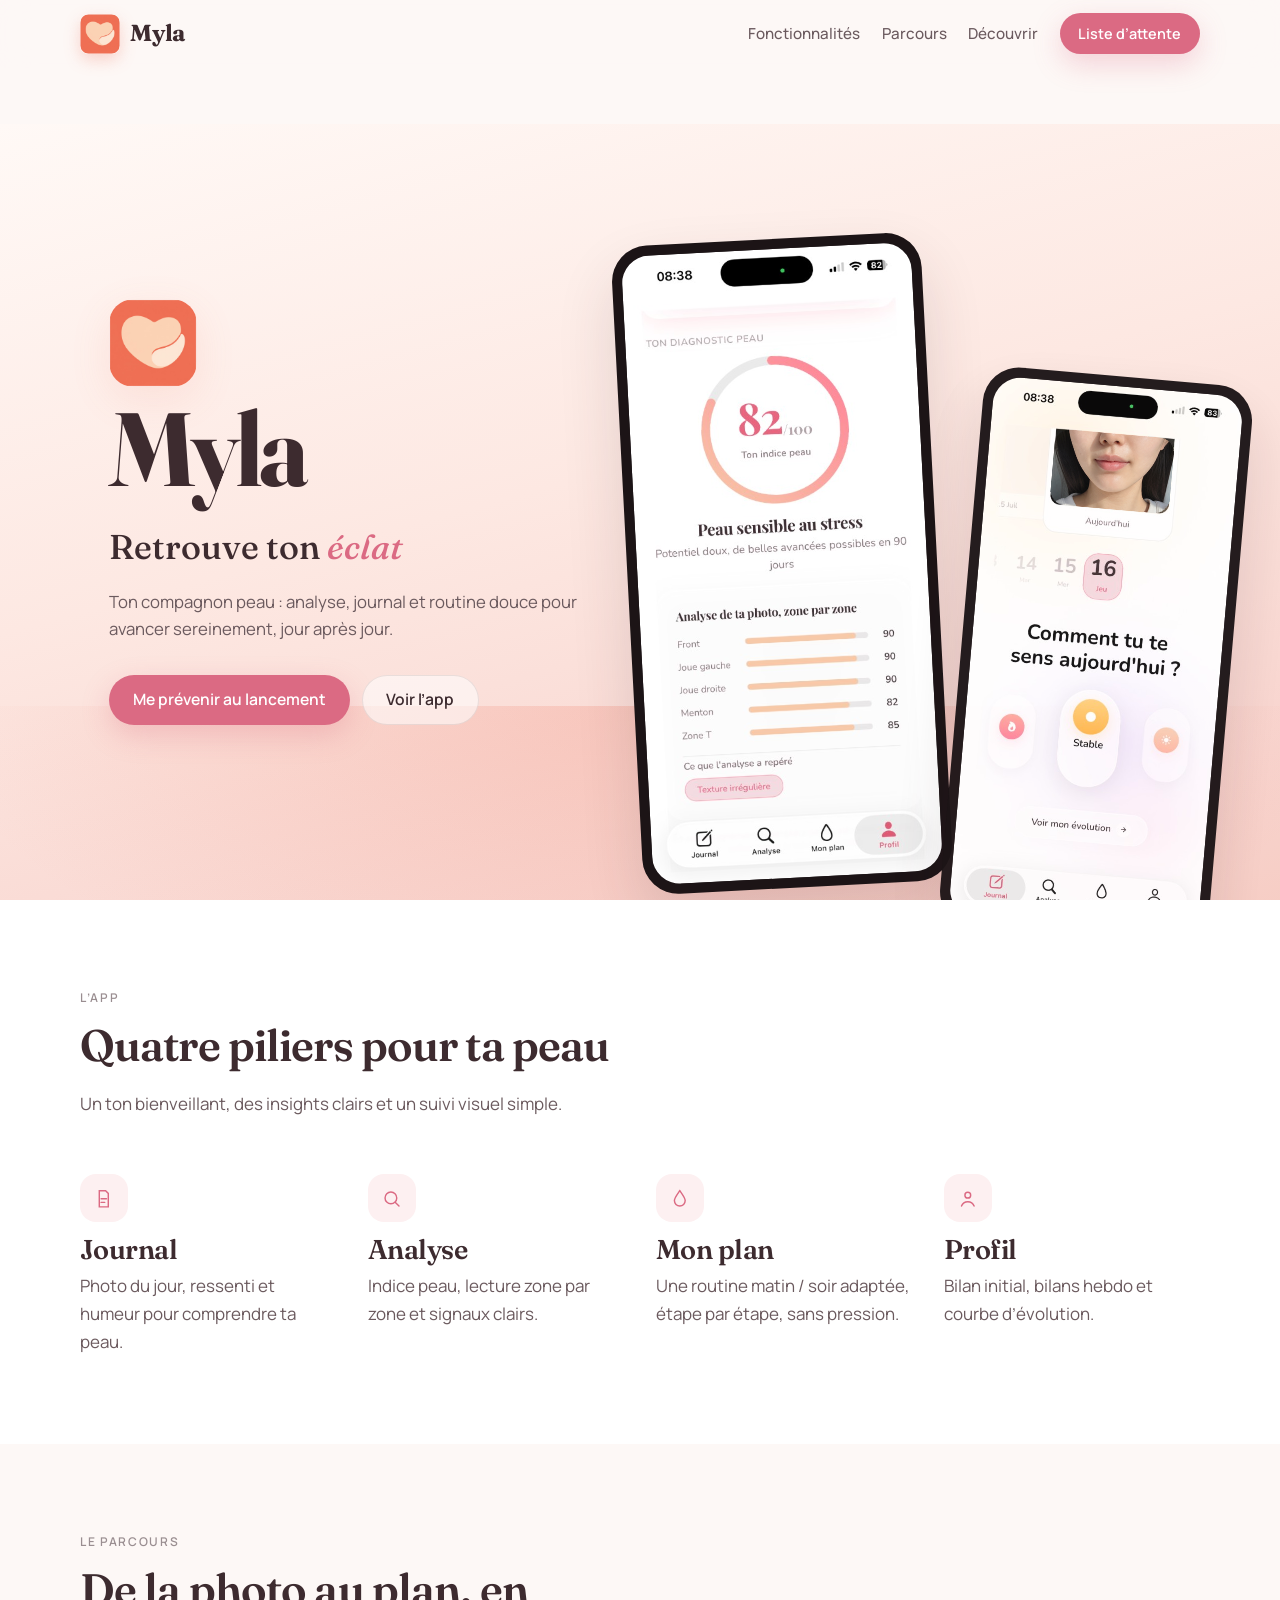
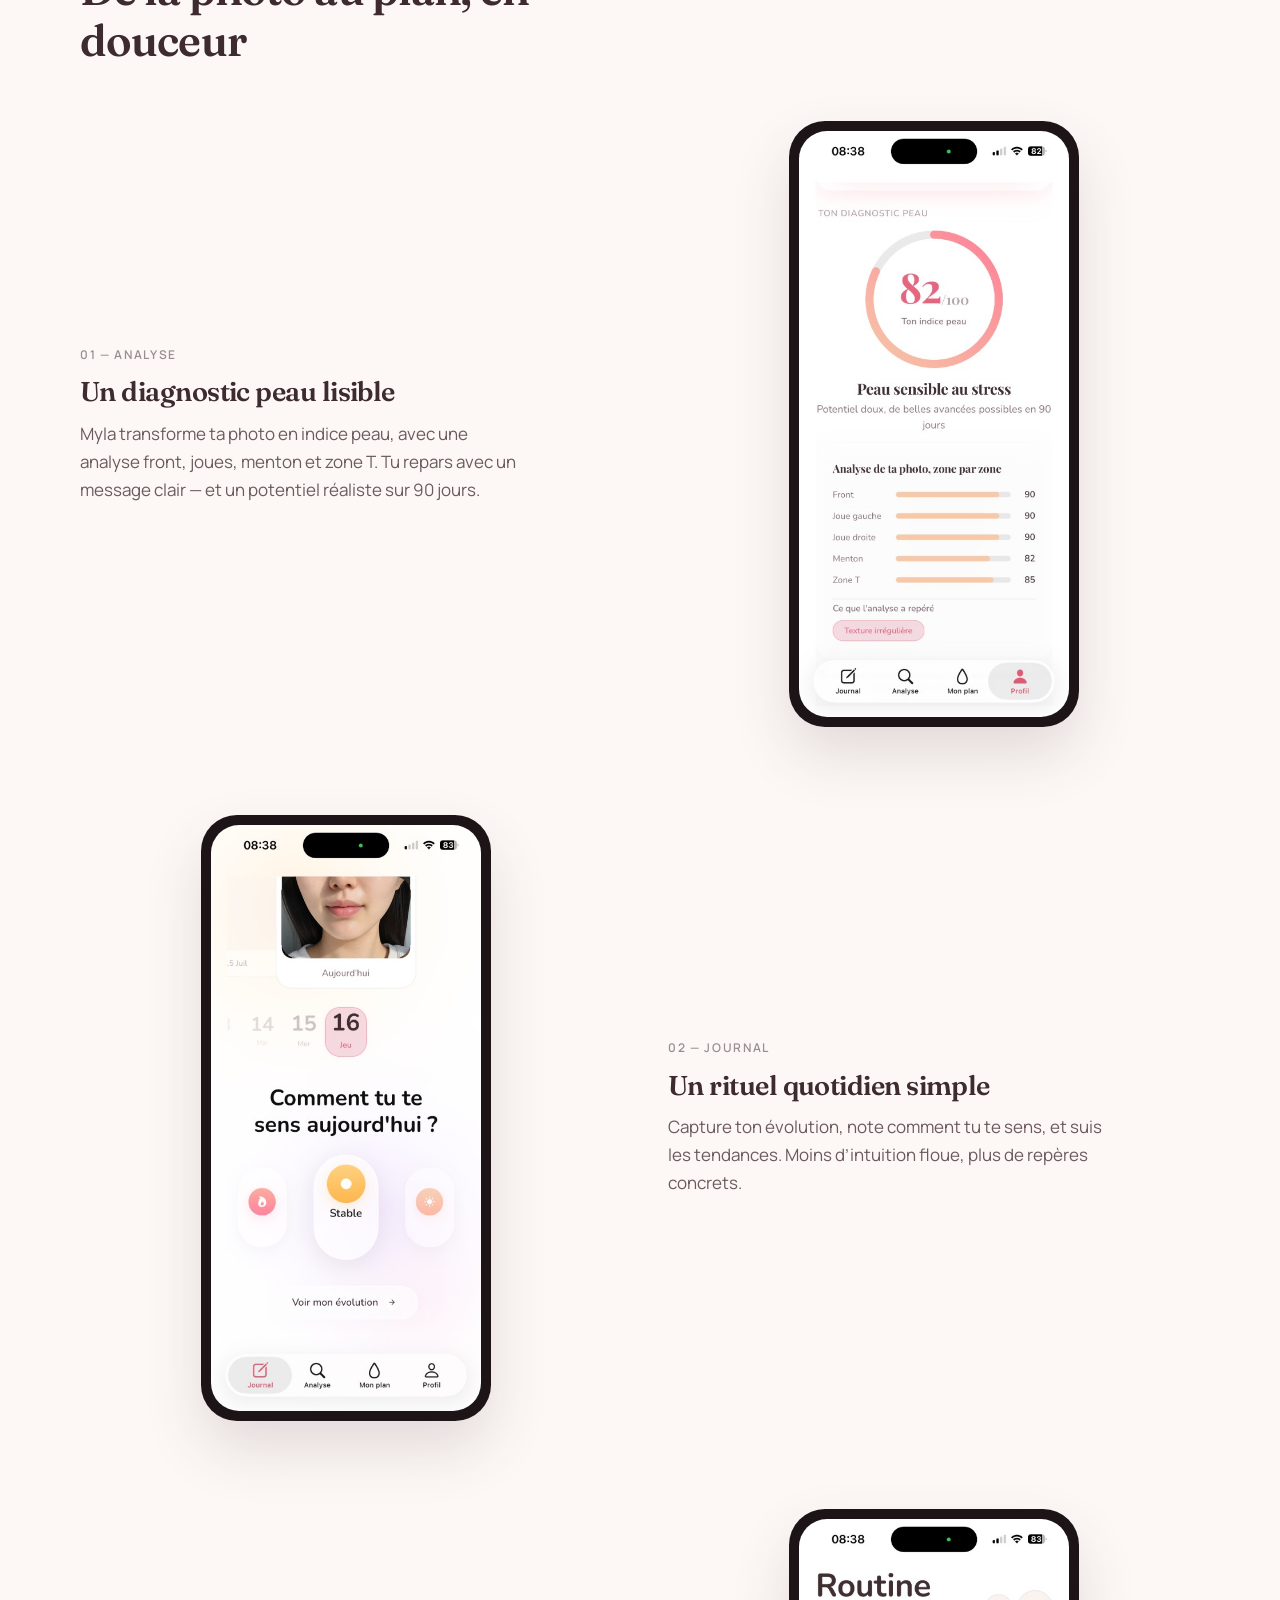
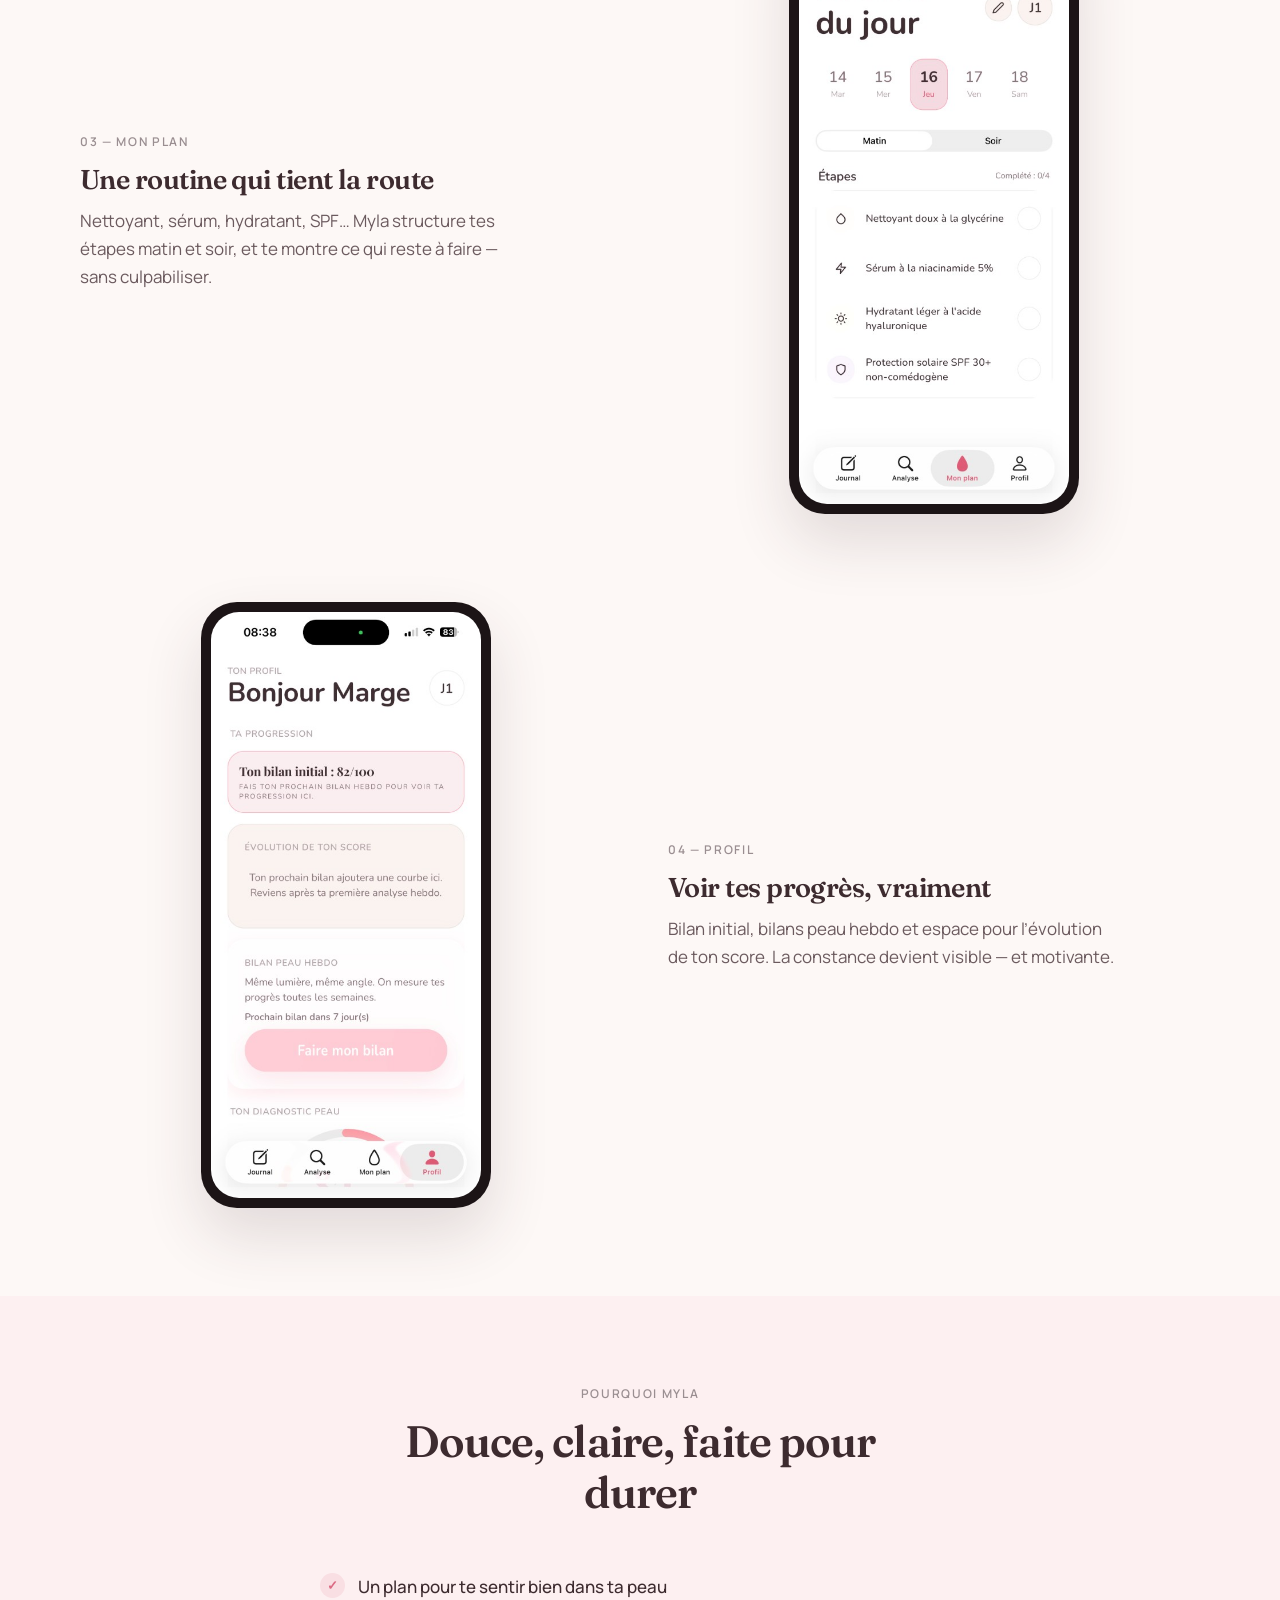
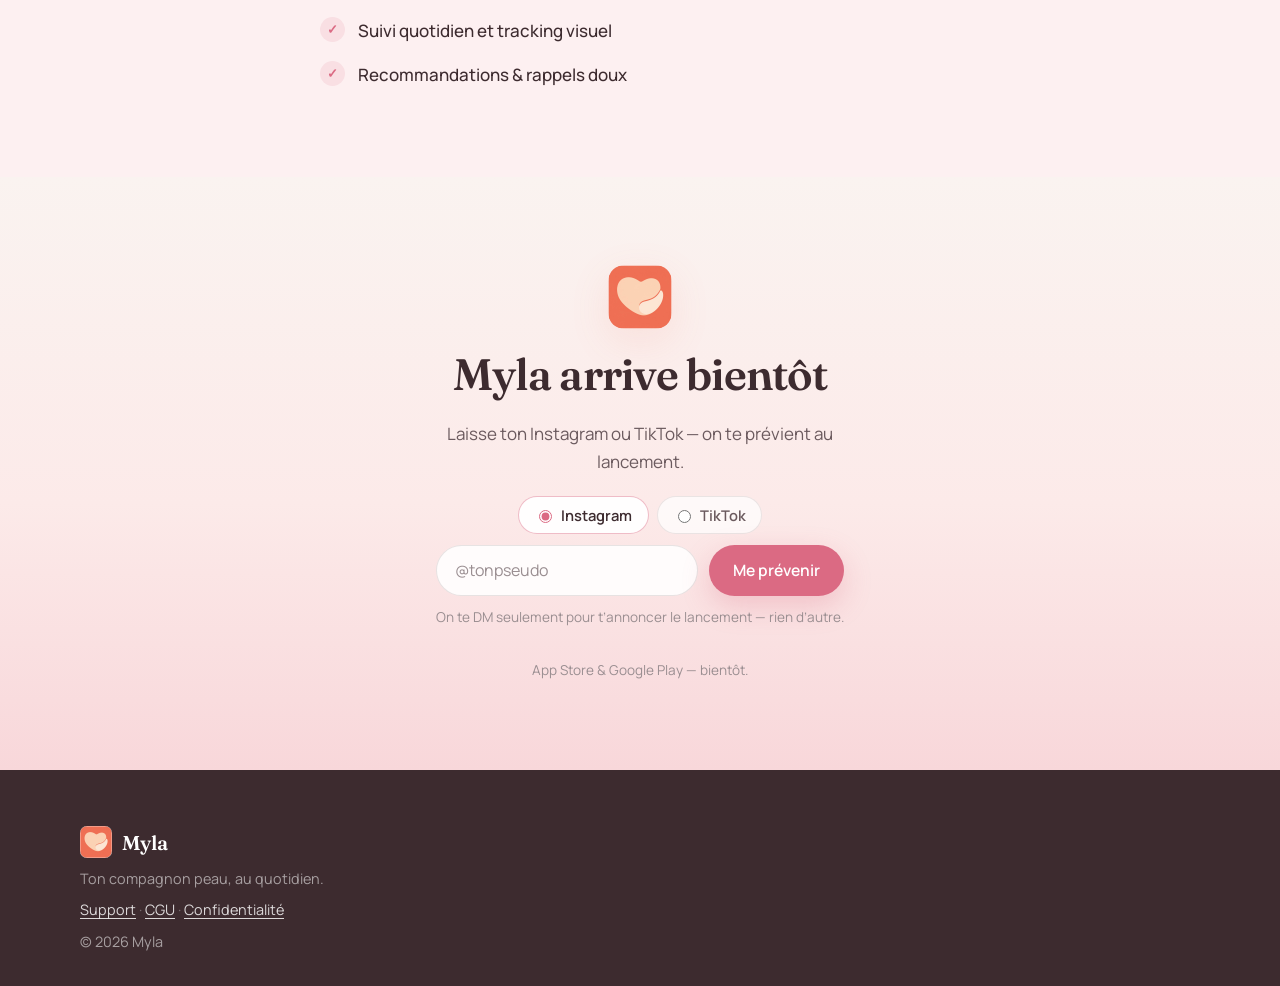
<file: frontend/index.html>
<!DOCTYPE html>
<!--
  Myla landing page entry point.
  Presents the skincare companion app with brand-aligned visuals and screenshots.
  Strict HTML / CSS / JS separation; styles and scripts live under css/ and js/.
-->
<html lang="fr">
  <head>
    <meta charset="UTF-8" />
    <meta name="viewport" content="width=device-width, initial-scale=1.0" />
    <meta
      name="description"
      content="Myla — ton compagnon peau. Analyse, journal, routine personnalisée et suivi pour retrouver ton éclat."
    />
    <meta name="theme-color" content="#EE725B" />
    <title>Myla — Retrouve ton éclat</title>
    <link rel="icon" type="image/png" href="assets/images/logo-myla.png" />
    <link rel="preconnect" href="https://fonts.googleapis.com" />
    <link rel="preconnect" href="https://fonts.gstatic.com" crossorigin />
    <link
      href="https://fonts.googleapis.com/css2?family=Fraunces:opsz,wght@9..144,500;9..144,600;9..144,700&family=Manrope:wght@400;500;600;700&display=swap"
      rel="stylesheet"
    />
    <link rel="stylesheet" href="css/variables.css" />
    <link rel="stylesheet" href="css/base.css" />
    <link rel="stylesheet" href="css/layout.css" />
    <link rel="stylesheet" href="css/hero.css" />
    <link rel="stylesheet" href="css/components.css" />
    <link rel="stylesheet" href="css/animations.css" />
    <link rel="stylesheet" href="css/waitlist.css" />
  </head>
  <body>
    <a class="skip-link" href="#main">Aller au contenu</a>

    <header class="site-header" data-header>
      <div class="site-header__inner">
        <a class="brand" href="#top" aria-label="Myla — accueil">
          <img
            class="brand__mark"
            src="assets/images/logo-myla.png"
            width="40"
            height="40"
            alt=""
          />
          <span class="brand__name">Myla</span>
        </a>
        <nav class="nav" aria-label="Navigation principale">
          <button
            class="nav__toggle"
            type="button"
            aria-expanded="false"
            aria-controls="nav-menu"
            data-nav-toggle
          >
            <span class="nav__toggle-bar" aria-hidden="true"></span>
            <span class="visually-hidden">Menu</span>
          </button>
          <ul class="nav__list" id="nav-menu" data-nav-menu>
            <li><a href="#fonctionnalites">Fonctionnalités</a></li>
            <li><a href="#parcours">Parcours</a></li>
            <li><a href="#decouvrir">Découvrir</a></li>
            <li>
              <a class="btn btn--small btn--primary" href="#cta">Liste d’attente</a>
            </li>
          </ul>
        </nav>
      </div>
    </header>

    <main id="main">
      <section class="hero" id="top" aria-labelledby="hero-brand">
        <div class="hero__atmosphere" aria-hidden="true"></div>
        <div class="hero__content">
          <div class="hero__copy">
            <div class="hero__brand-lockup">
              <img
                class="hero__logo"
                src="assets/images/logo-myla.png"
                width="88"
                height="88"
                alt=""
              />
              <h1 class="hero__brand" id="hero-brand">Myla</h1>
            </div>
            <p class="hero__headline hero__fade">
              Retrouve ton <em>éclat</em>
            </p>
            <p class="hero__lead hero__fade">
              Ton compagnon peau : analyse, journal et routine douce pour
              avancer sereinement, jour après jour.
            </p>
          </div>
          <div class="hero__actions hero__fade">
            <a class="btn btn--primary" href="#cta">Me prévenir au lancement</a>
            <a class="btn btn--ghost" href="#fonctionnalites">Voir l’app</a>
          </div>
        </div>
        <div class="hero__stage" aria-hidden="true">
          <div class="phone phone--primary">
            <img
              src="assets/screens/diagnostic.png"
              alt=""
              width="390"
              height="844"
              loading="eager"
            />
          </div>
          <div class="phone phone--secondary">
            <img
              src="assets/screens/journal.png"
              alt=""
              width="390"
              height="844"
              loading="eager"
            />
          </div>
        </div>
      </section>

      <section
        class="section section--features"
        id="fonctionnalites"
        aria-labelledby="features-title"
      >
        <div class="section__inner">
          <header class="section__header reveal" data-reveal>
            <p class="eyebrow">L’app</p>
            <h2 id="features-title">Quatre piliers pour ta peau</h2>
            <p class="section__intro">
              Un ton bienveillant, des insights clairs et un suivi visuel simple.
            </p>
          </header>
          <ul class="pillars">
            <li class="pillar reveal" data-reveal>
              <span class="pillar__icon" aria-hidden="true">
                <svg viewBox="0 0 24 24" fill="none">
                  <path
                    d="M7 3h7l3 3v15H7V3z"
                    stroke="currentColor"
                    stroke-width="1.6"
                  />
                  <path
                    d="M9 12h6M9 16h4"
                    stroke="currentColor"
                    stroke-width="1.6"
                    stroke-linecap="round"
                  />
                </svg>
              </span>
              <h3>Journal</h3>
              <p>Photo du jour, ressenti et humeur pour comprendre ta peau.</p>
            </li>
            <li class="pillar reveal" data-reveal>
              <span class="pillar__icon" aria-hidden="true">
                <svg viewBox="0 0 24 24" fill="none">
                  <circle
                    cx="11"
                    cy="11"
                    r="6.5"
                    stroke="currentColor"
                    stroke-width="1.6"
                  />
                  <path
                    d="M16 16l4 4"
                    stroke="currentColor"
                    stroke-width="1.6"
                    stroke-linecap="round"
                  />
                </svg>
              </span>
              <h3>Analyse</h3>
              <p>Indice peau, lecture zone par zone et signaux clairs.</p>
            </li>
            <li class="pillar reveal" data-reveal>
              <span class="pillar__icon" aria-hidden="true">
                <svg viewBox="0 0 24 24" fill="none">
                  <path
                    d="M12 3c3.5 5 6 8.2 6 11a6 6 0 11-12 0c0-2.8 2.5-6 6-11z"
                    stroke="currentColor"
                    stroke-width="1.6"
                  />
                </svg>
              </span>
              <h3>Mon plan</h3>
              <p>
                Une routine matin / soir adaptée, étape par étape, sans pression.
              </p>
            </li>
            <li class="pillar reveal" data-reveal>
              <span class="pillar__icon" aria-hidden="true">
                <svg viewBox="0 0 24 24" fill="none">
                  <circle
                    cx="12"
                    cy="8"
                    r="3.2"
                    stroke="currentColor"
                    stroke-width="1.6"
                  />
                  <path
                    d="M5 20c1.2-3.2 3.6-4.8 7-4.8s5.8 1.6 7 4.8"
                    stroke="currentColor"
                    stroke-width="1.6"
                    stroke-linecap="round"
                  />
                </svg>
              </span>
              <h3>Profil</h3>
              <p>Bilan initial, bilans hebdo et courbe d’évolution.</p>
            </li>
          </ul>
        </div>
      </section>

      <section
        class="section section--story"
        id="parcours"
        aria-labelledby="story-title"
      >
        <div class="section__inner">
          <header class="section__header reveal" data-reveal>
            <p class="eyebrow">Le parcours</p>
            <h2 id="story-title">De la photo au plan, en douceur</h2>
          </header>
          <div class="story" data-story></div>
        </div>
      </section>

      <section
        class="section section--promises"
        id="decouvrir"
        aria-labelledby="promises-title"
      >
        <div class="section__inner section__inner--narrow">
          <header class="section__header reveal" data-reveal>
            <p class="eyebrow">Pourquoi Myla</p>
            <h2 id="promises-title">Douce, claire, faite pour durer</h2>
          </header>
          <ul class="promises reveal" data-reveal>
            <li>
              <span class="promises__check" aria-hidden="true">✓</span>
              Un plan pour te sentir bien dans ta peau
            </li>
            <li>
              <span class="promises__check" aria-hidden="true">✓</span>
              Suivi quotidien et tracking visuel
            </li>
            <li>
              <span class="promises__check" aria-hidden="true">✓</span>
              Recommandations &amp; rappels doux
            </li>
          </ul>
        </div>
      </section>

      <section class="cta" id="cta" aria-labelledby="cta-title">
        <div class="cta__atmosphere" aria-hidden="true"></div>
        <div class="cta__inner reveal" data-reveal>
          <img
            class="cta__logo"
            src="assets/images/logo-myla.png"
            width="64"
            height="64"
            alt=""
          />
          <h2 id="cta-title">Myla arrive bientôt</h2>
          <p>Laisse ton Instagram ou TikTok — on te prévient au lancement.</p>
          <div data-waitlist></div>
          <p class="cta__note">App Store &amp; Google Play — bientôt.</p>
        </div>
      </section>
    </main>

    <footer class="site-footer">
      <div class="site-footer__inner">
        <a class="brand brand--footer" href="#top">
          <img
            src="assets/images/logo-myla.png"
            width="32"
            height="32"
            alt=""
          />
          <span>Myla</span>
        </a>
        <p class="site-footer__tag">Ton compagnon peau, au quotidien.</p>
        <p class="site-footer__links">
          <a href="support.html">Support</a><span aria-hidden="true"> · </span><a href="cgu.html">CGU</a><span aria-hidden="true"> · </span><a href="privacy.html">Confidentialité</a>
        </p>
        <p class="site-footer__legal">© <span data-year></span> Myla</p>
      </div>
    </footer>

    <script src="js/nav.js" defer></script>
    <script src="js/reveal.js" defer></script>
    <script src="js/story.js" defer></script>
    <script src="js/waitlist.js" defer></script>
    <script src="js/main.js" defer></script>
  </body>
</html>
</file>
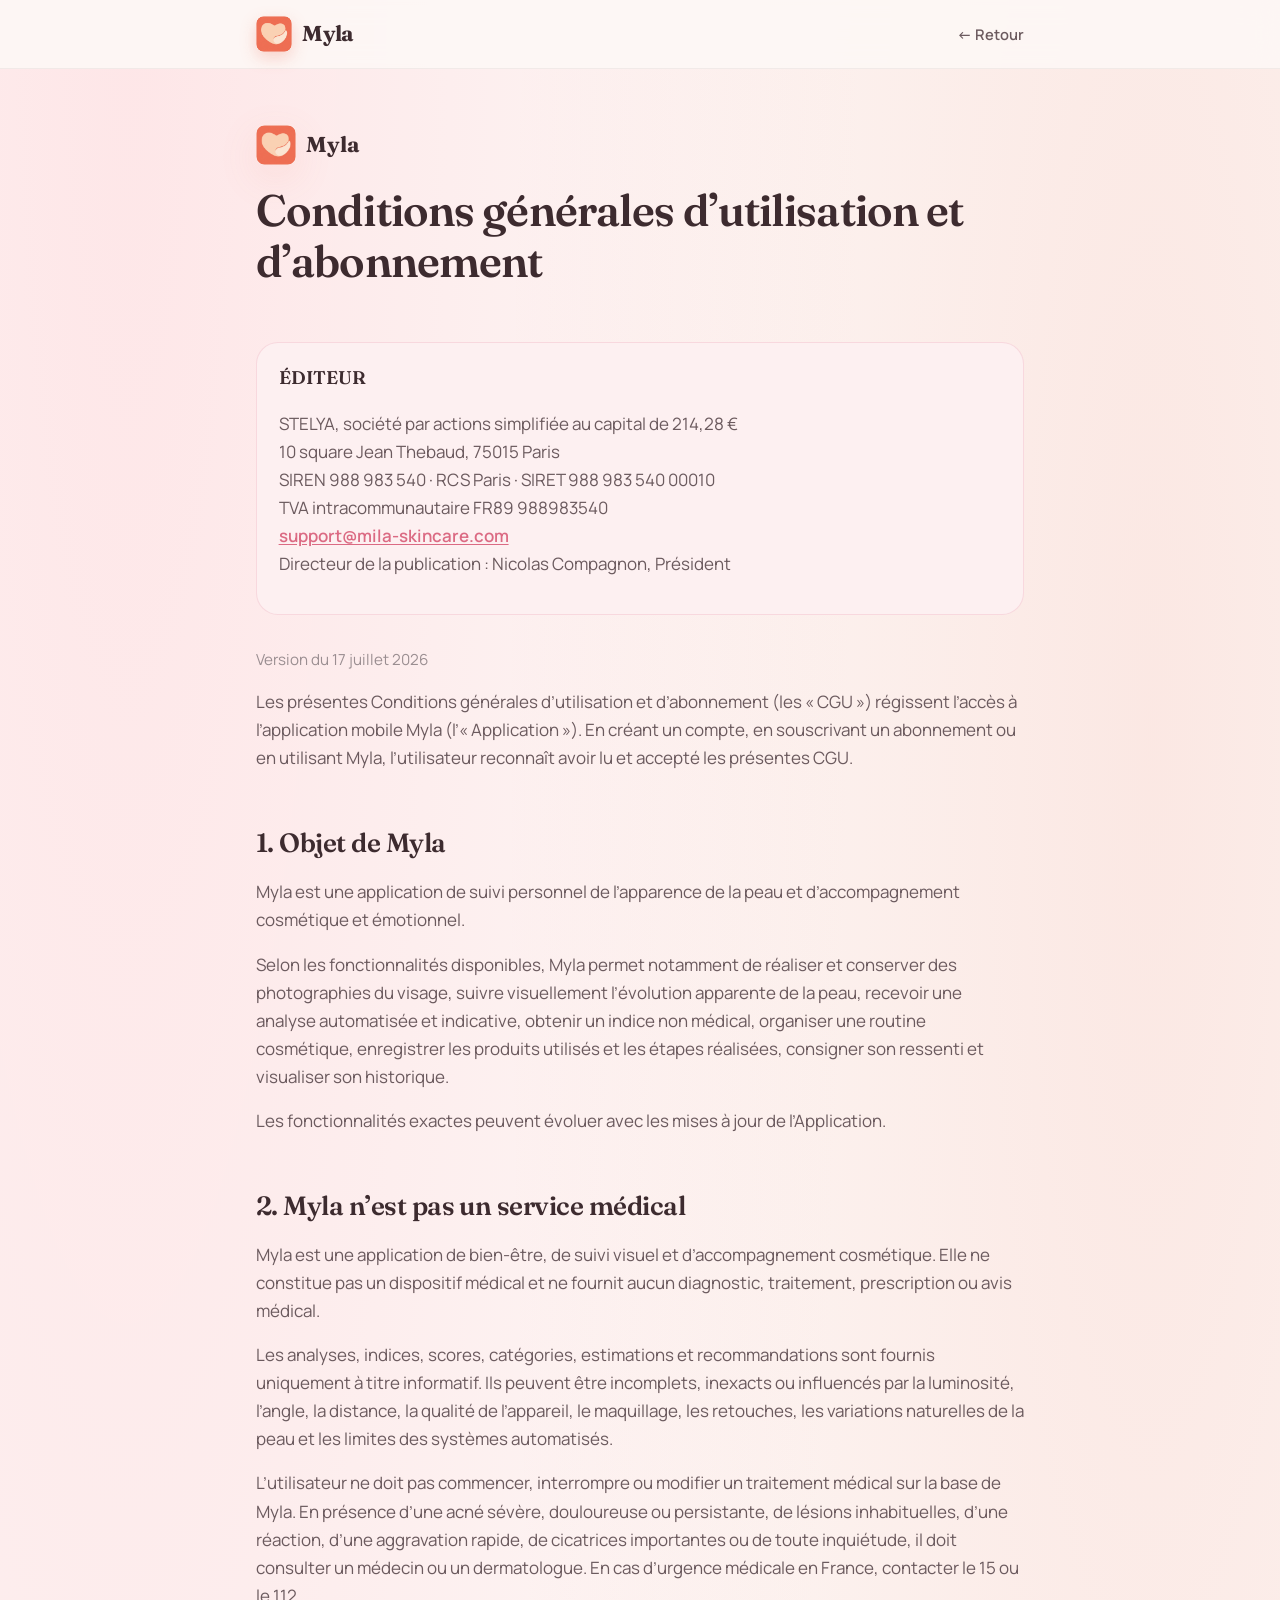
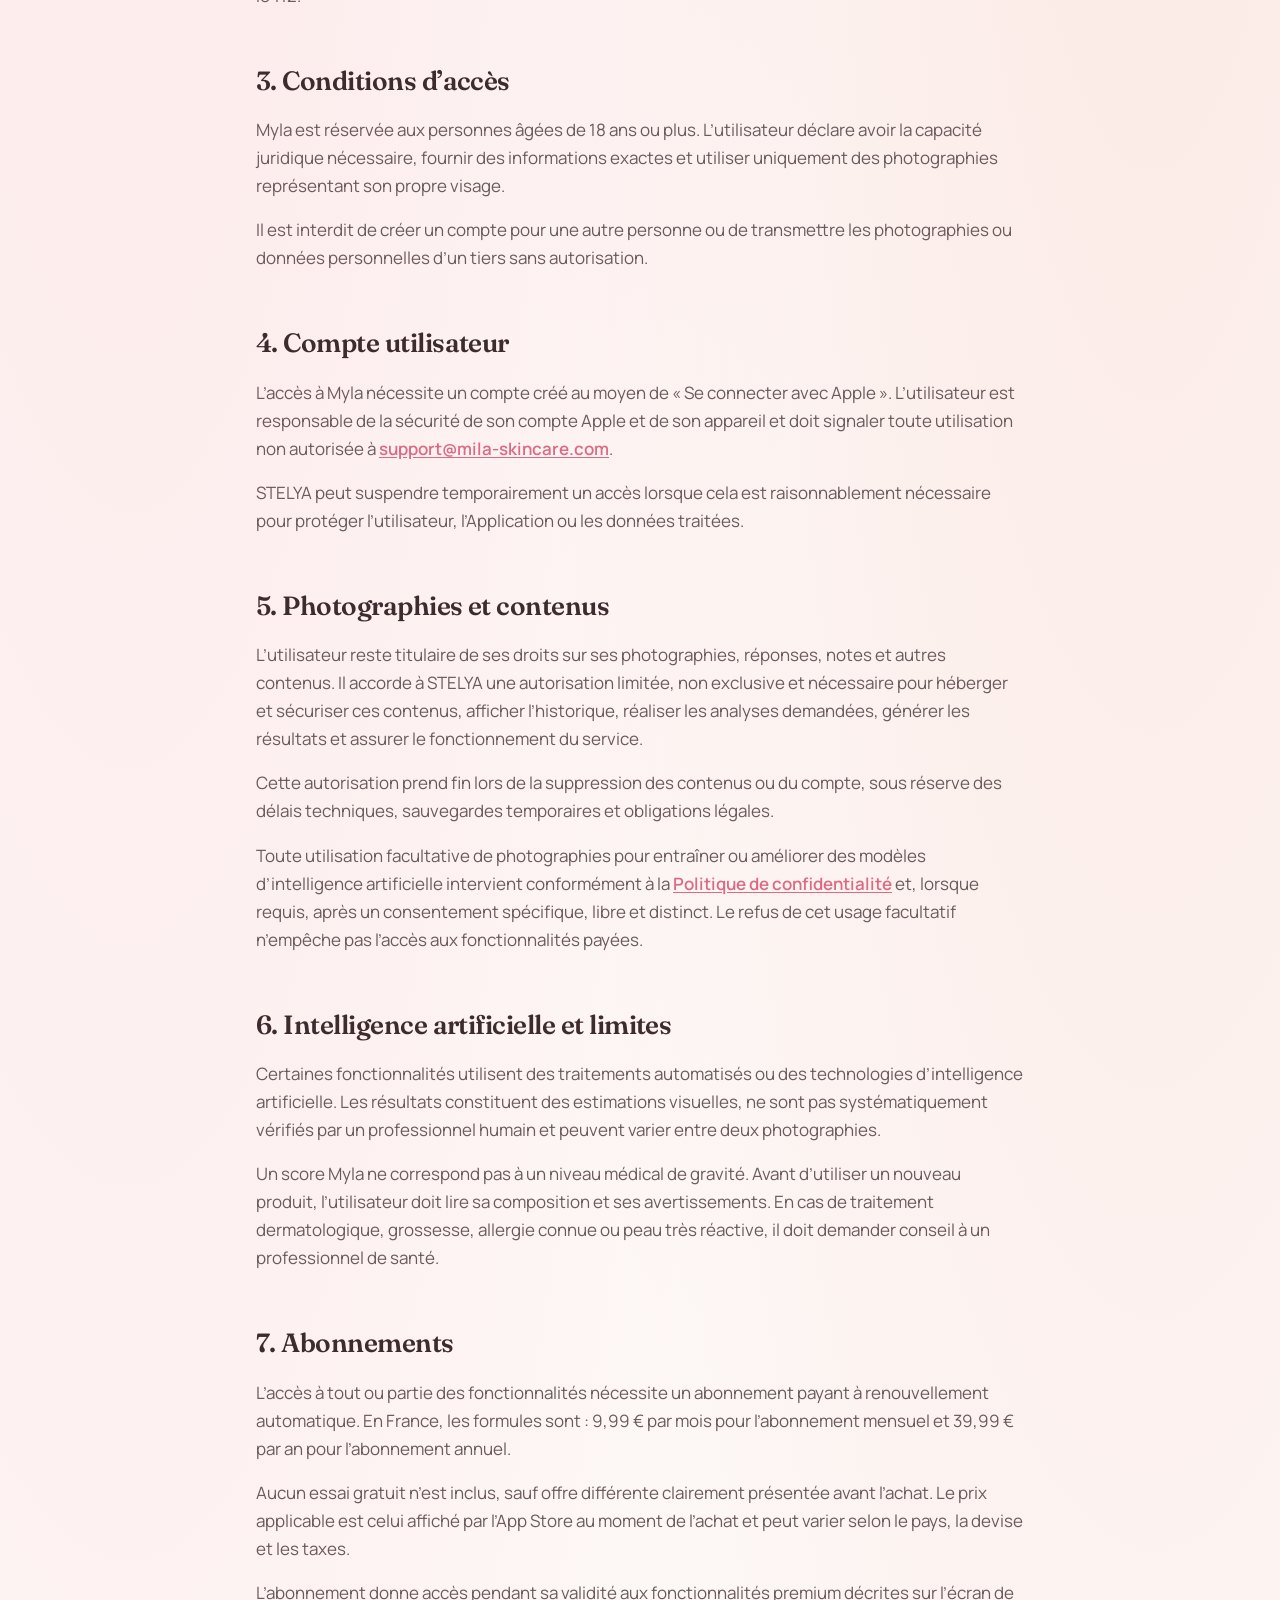
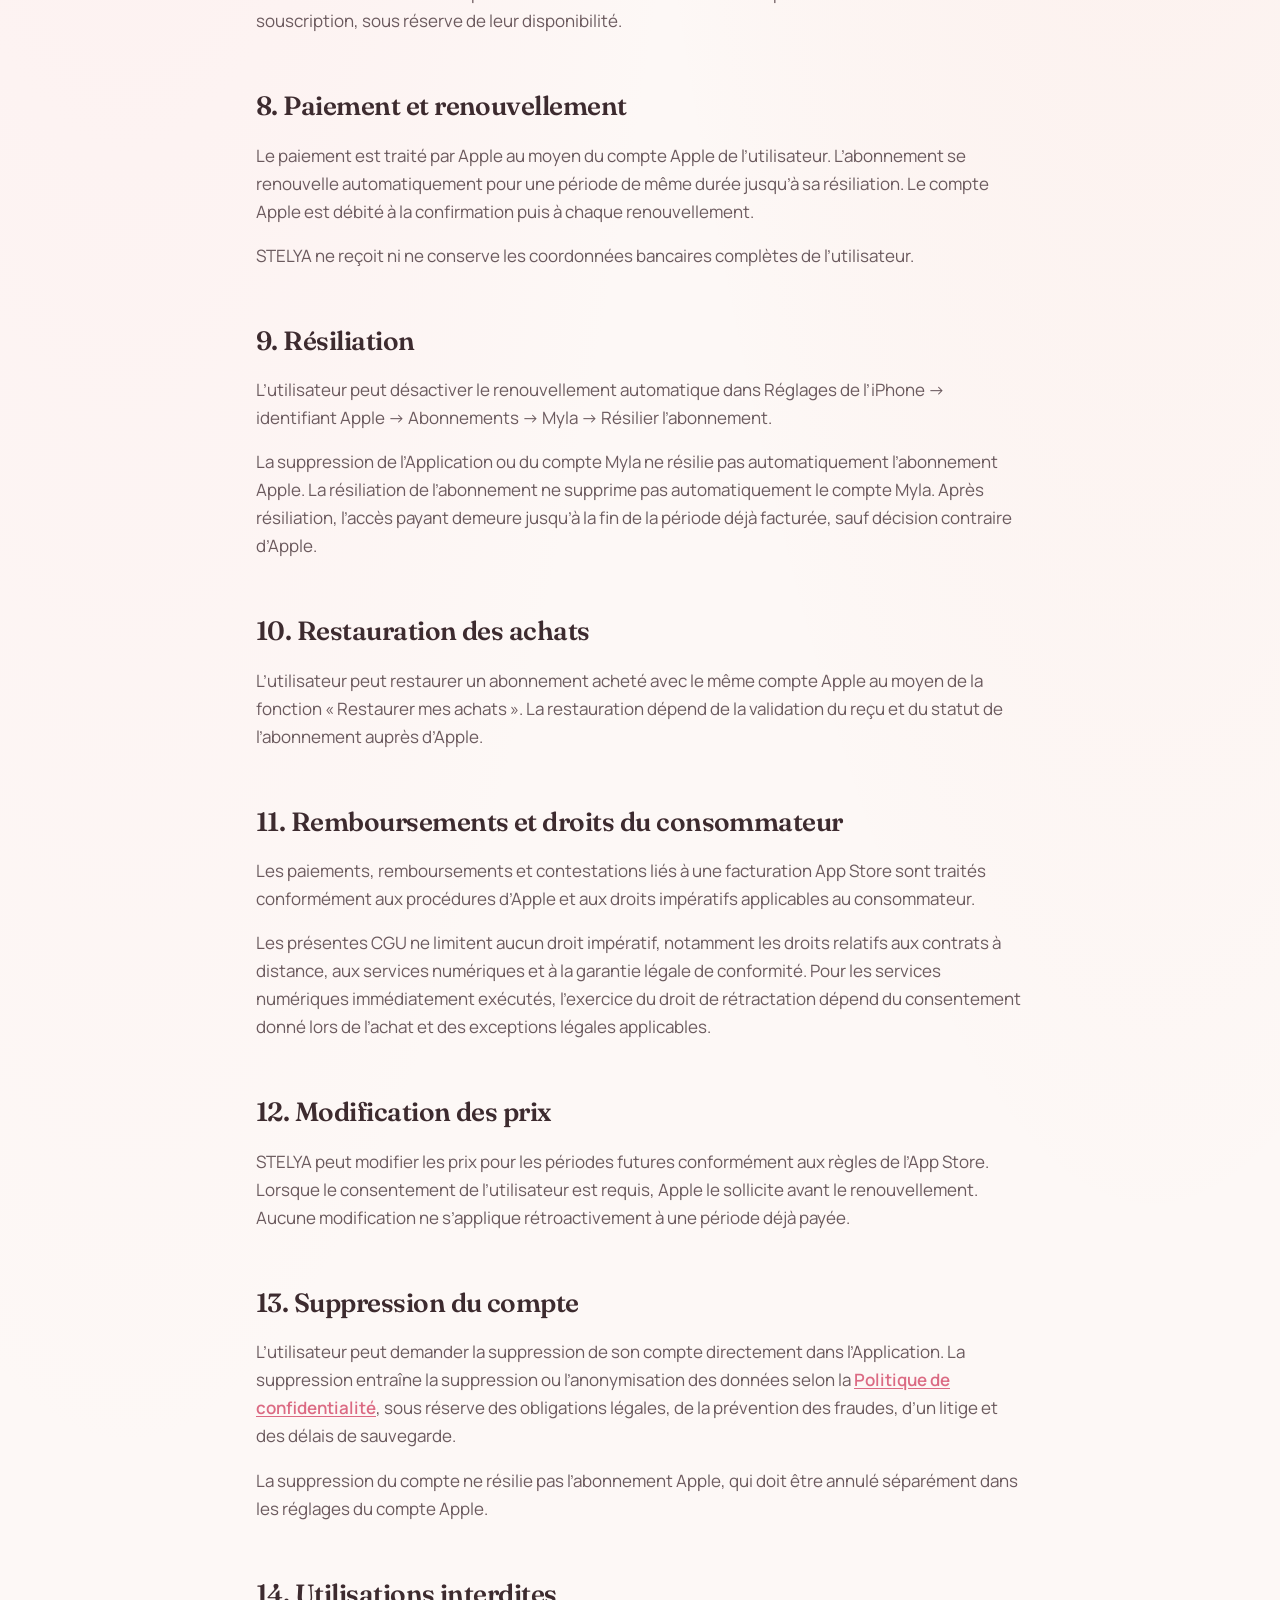
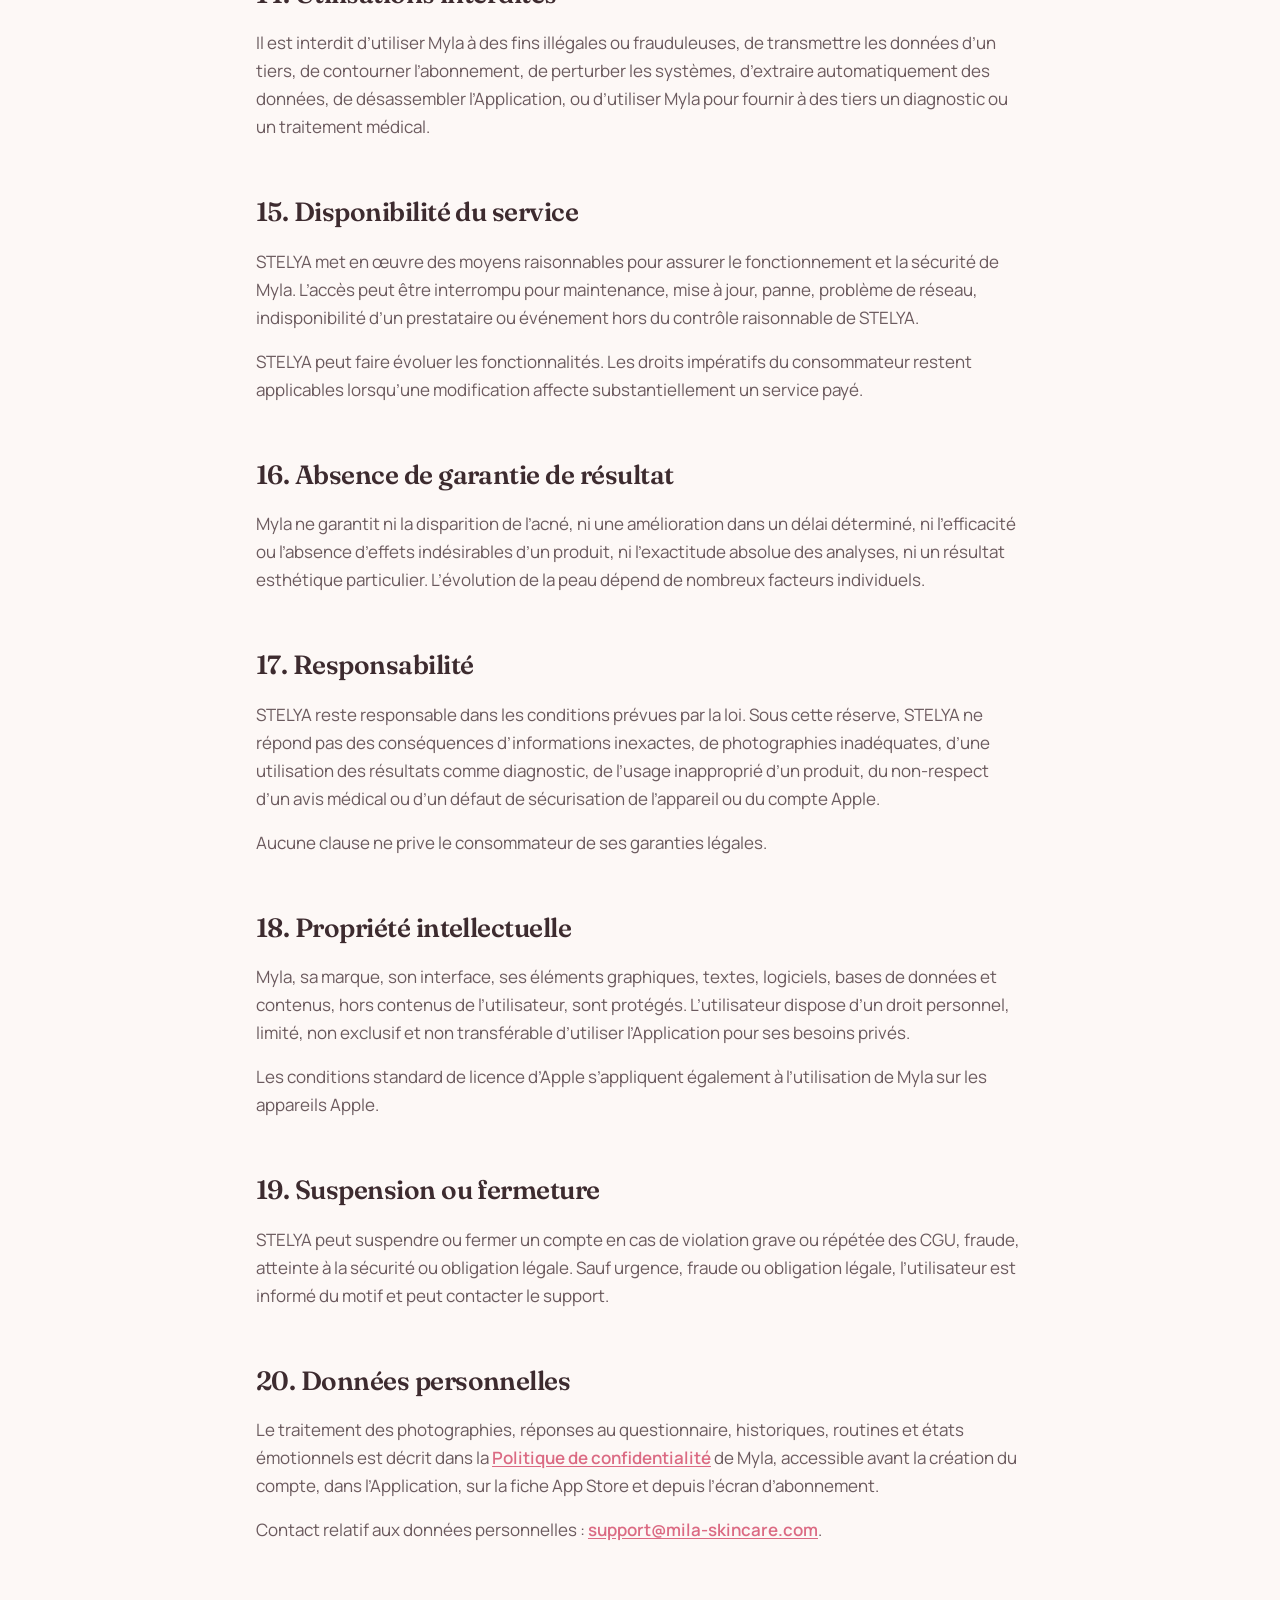
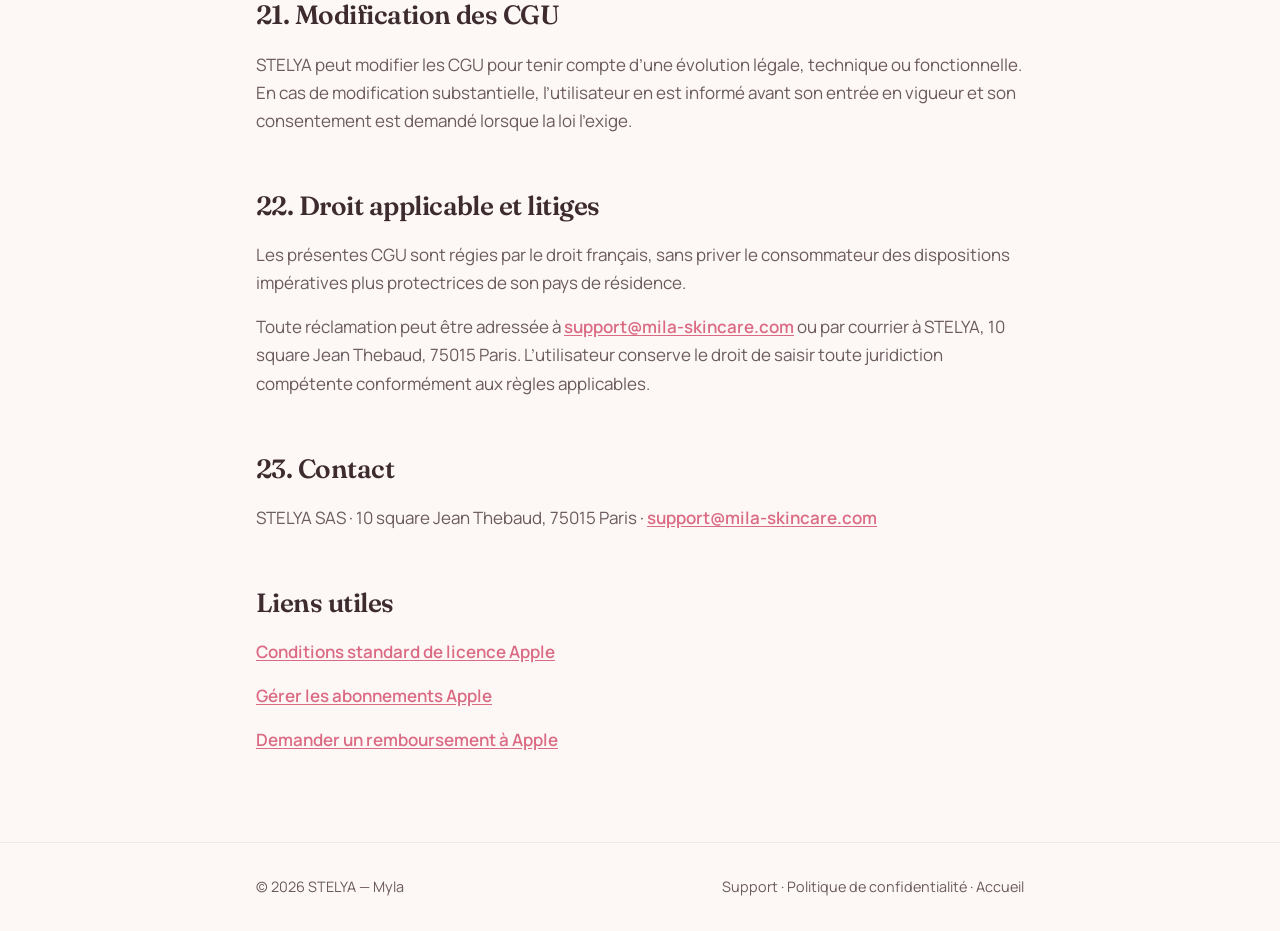
<file: frontend/cgu.html>
<!DOCTYPE html>
<!--
  Myla terms of use (CGU) page.
  Hosts the full Conditions générales d’utilisation et d’abonnement.
-->
<html lang="fr">
  <head>
    <meta charset="UTF-8" />
    <meta name="viewport" content="width=device-width, initial-scale=1.0" />
    <meta
      name="description"
      content="Conditions générales d’utilisation et d’abonnement de l’application Myla (STELYA)."
    />
    <meta name="theme-color" content="#EE725B" />
    <title>Conditions générales d’utilisation — Myla</title>
    <link rel="icon" type="image/png" href="assets/images/logo-myla.png" />
    <link rel="preconnect" href="https://fonts.googleapis.com" />
    <link rel="preconnect" href="https://fonts.gstatic.com" crossorigin />
    <link
      href="https://fonts.googleapis.com/css2?family=Fraunces:opsz,wght@9..144,500;9..144,600;9..144,700&family=Manrope:wght@400;500;600;700&display=swap"
      rel="stylesheet"
    />
    <link rel="stylesheet" href="css/variables.css" />
    <link rel="stylesheet" href="css/base.css" />
    <link rel="stylesheet" href="css/legal.css" />
  </head>
  <body class="legal-page">
    <a class="skip-link" href="#cgu-content">Aller au contenu</a>

    <header class="legal-header">
      <div class="legal-header__inner">
        <a class="brand" href="index.html" aria-label="Myla — accueil">
          <img
            class="brand__mark"
            src="assets/images/logo-myla.png"
            width="36"
            height="36"
            alt=""
          />
          <span class="brand__name">Myla</span>
        </a>
        <a class="legal-header__back" href="index.html">← Retour</a>
      </div>
    </header>

    <main class="legal-main" id="cgu-content">
      <header class="legal-hero">
        <div class="legal-hero__brand">
          <img src="assets/images/logo-myla.png" width="40" height="40" alt="" />
          <span>Myla</span>
        </div>
        <h1>Conditions générales d’utilisation et d’abonnement</h1>
      </header>

      <article
        class="legal-article"
        data-legal-root
        data-legal-key="MYLA_CGU"
      >
        <noscript>
          <p>
            Activez JavaScript pour afficher les CGU complètes, ou contactez
            <a href="mailto:support@mila-skincare.com">support@mila-skincare.com</a>.
          </p>
        </noscript>
      </article>
    </main>

    <footer class="legal-footer">
      <div class="legal-footer__inner">
        <p>© <span data-year></span> STELYA — Myla</p>
        <p>
          <a href="support.html">Support</a>
          ·
          <a href="privacy.html">Politique de confidentialité</a>
          ·
          <a href="index.html">Accueil</a>
        </p>
      </div>
    </footer>

    <script src="js/cgu-data-1.js" defer></script>
    <script src="js/cgu-data-2.js" defer></script>
    <script src="js/cgu-data-3.js" defer></script>
    <script src="js/legal-render.js" defer></script>
    <script src="js/main.js" defer></script>
  </body>
</html>
</file>
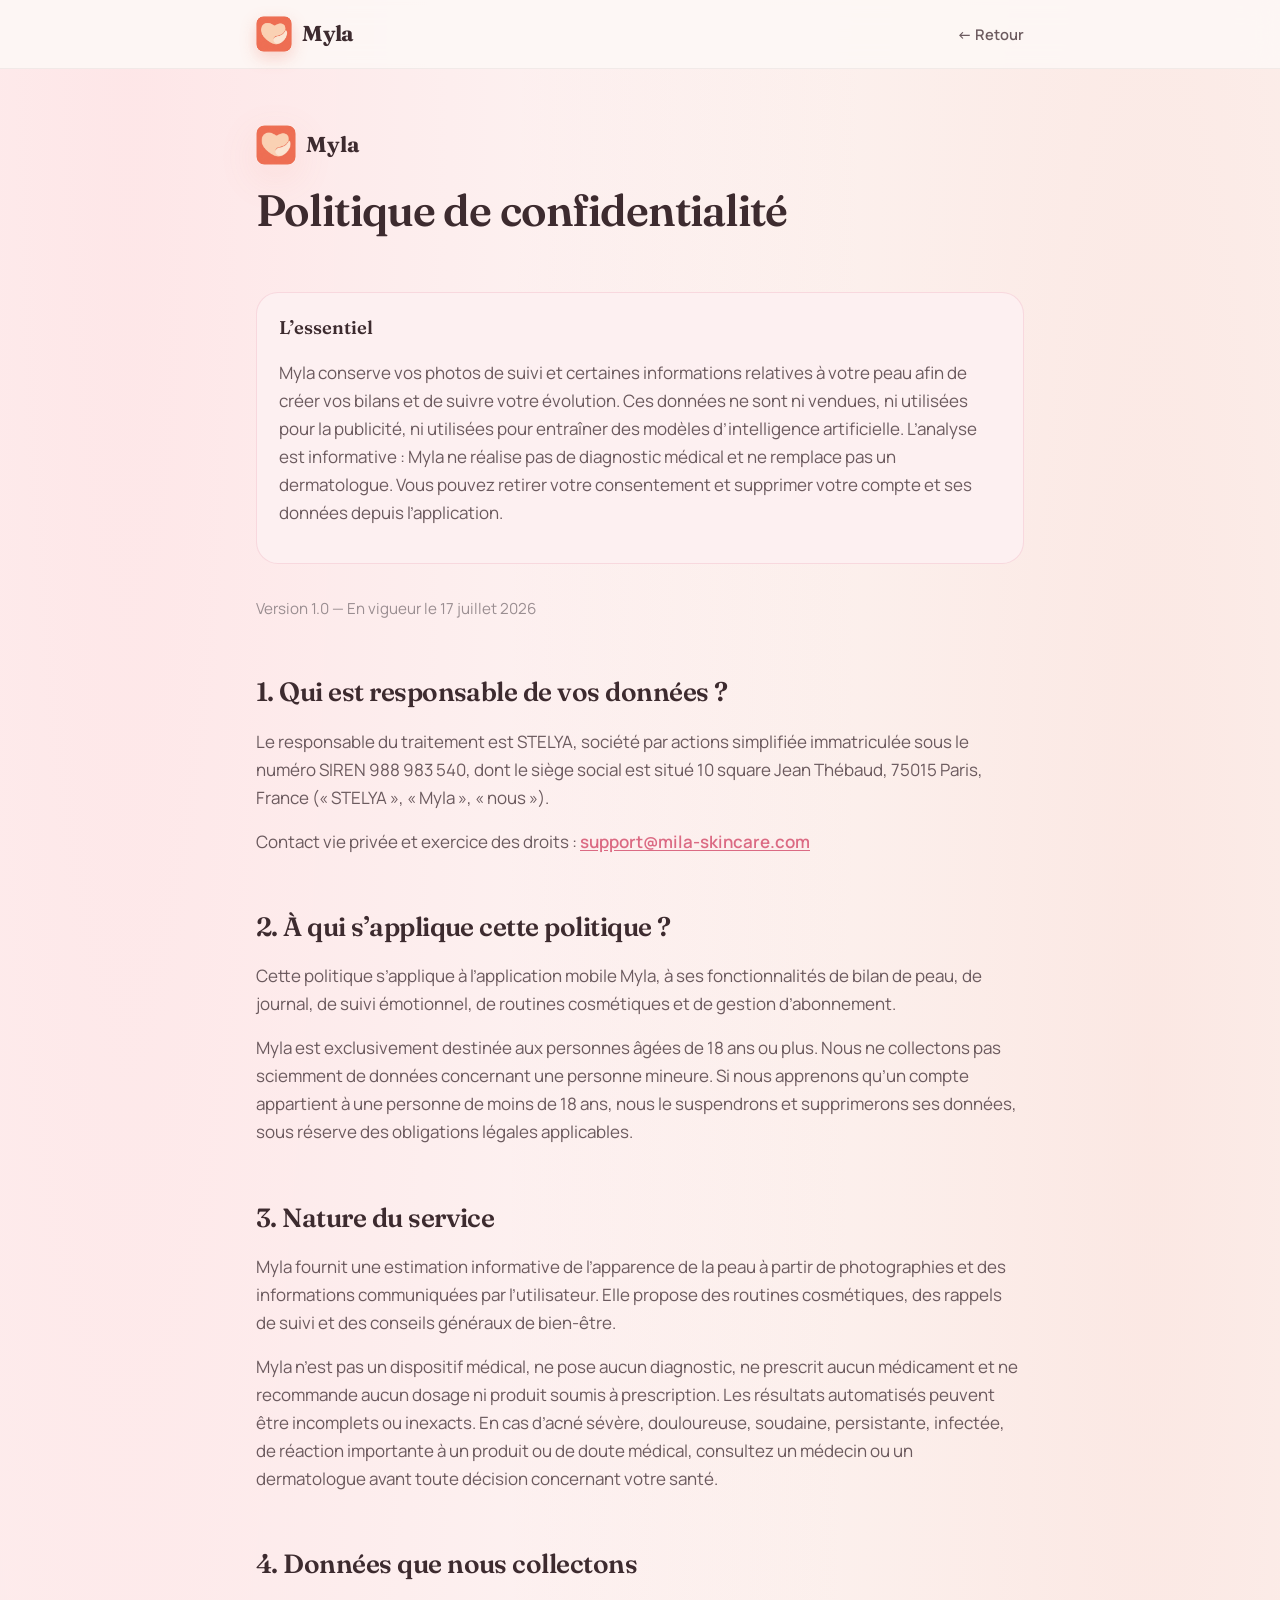
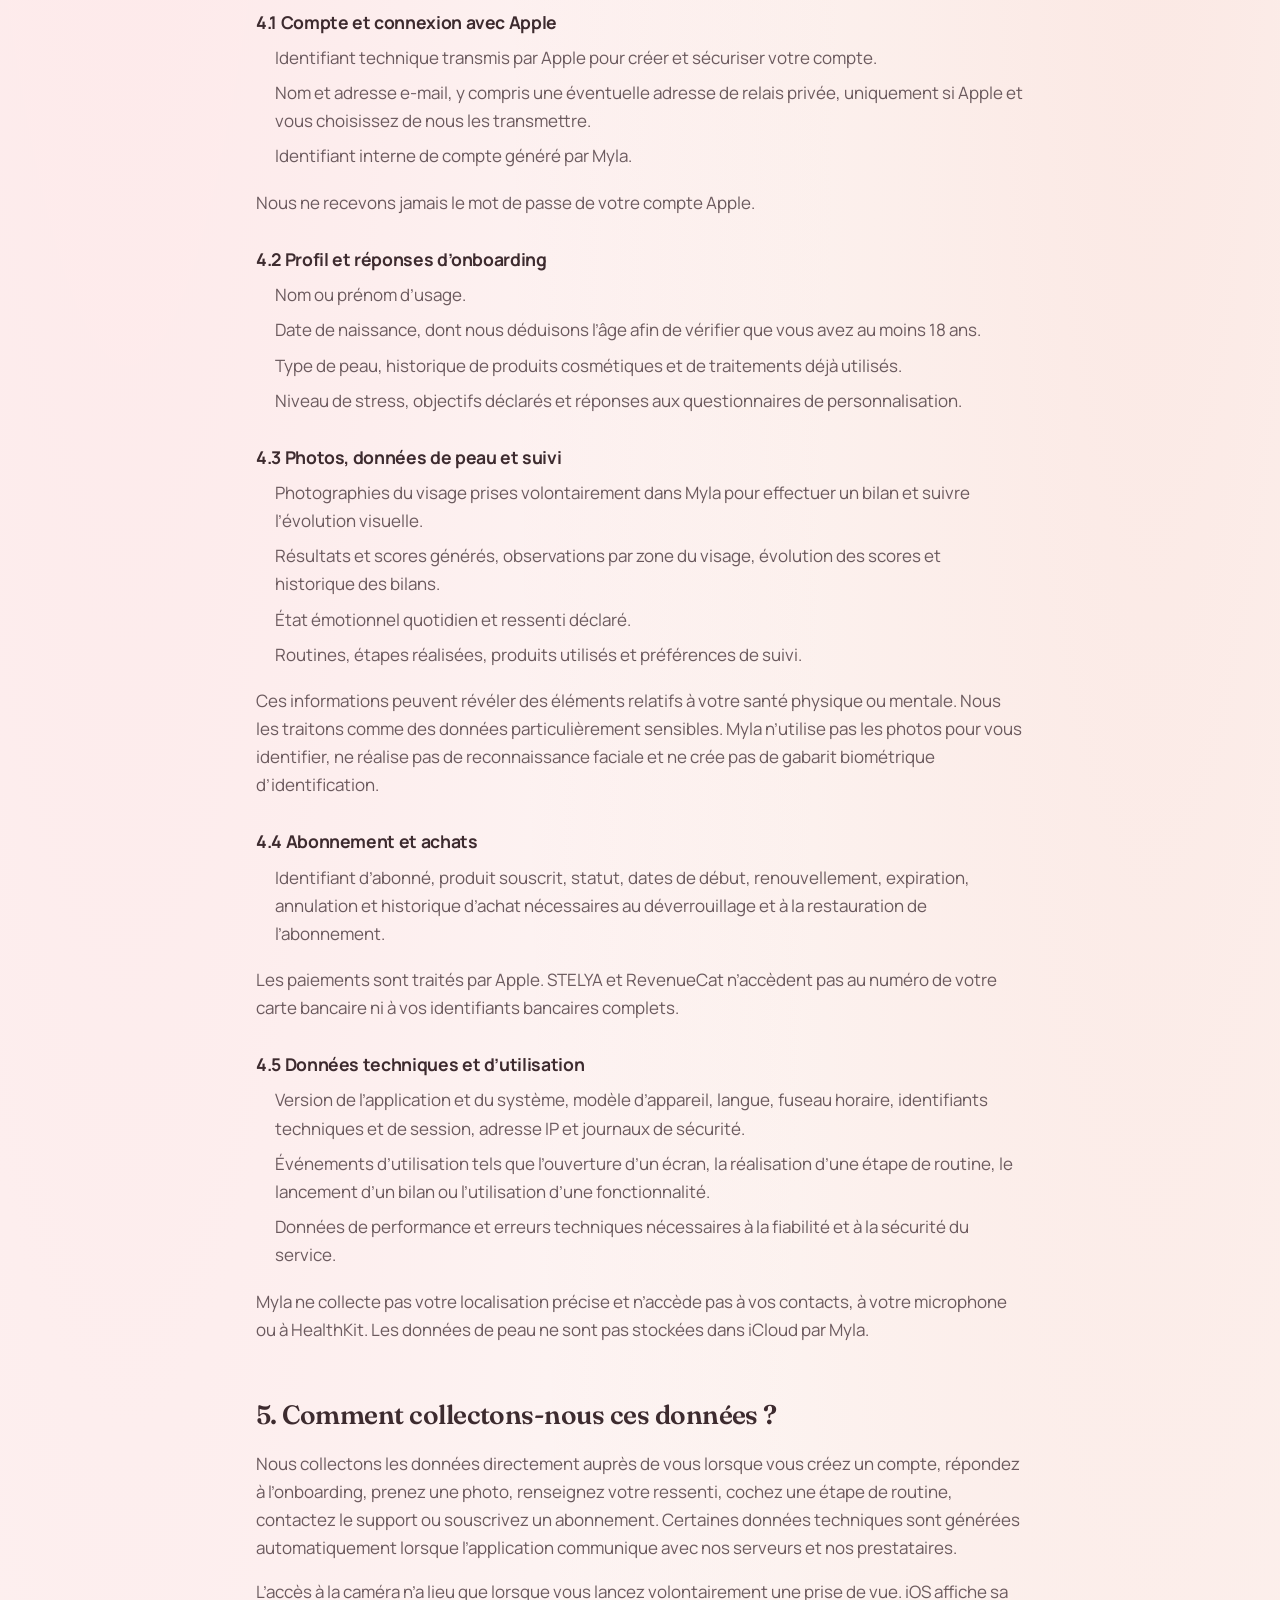
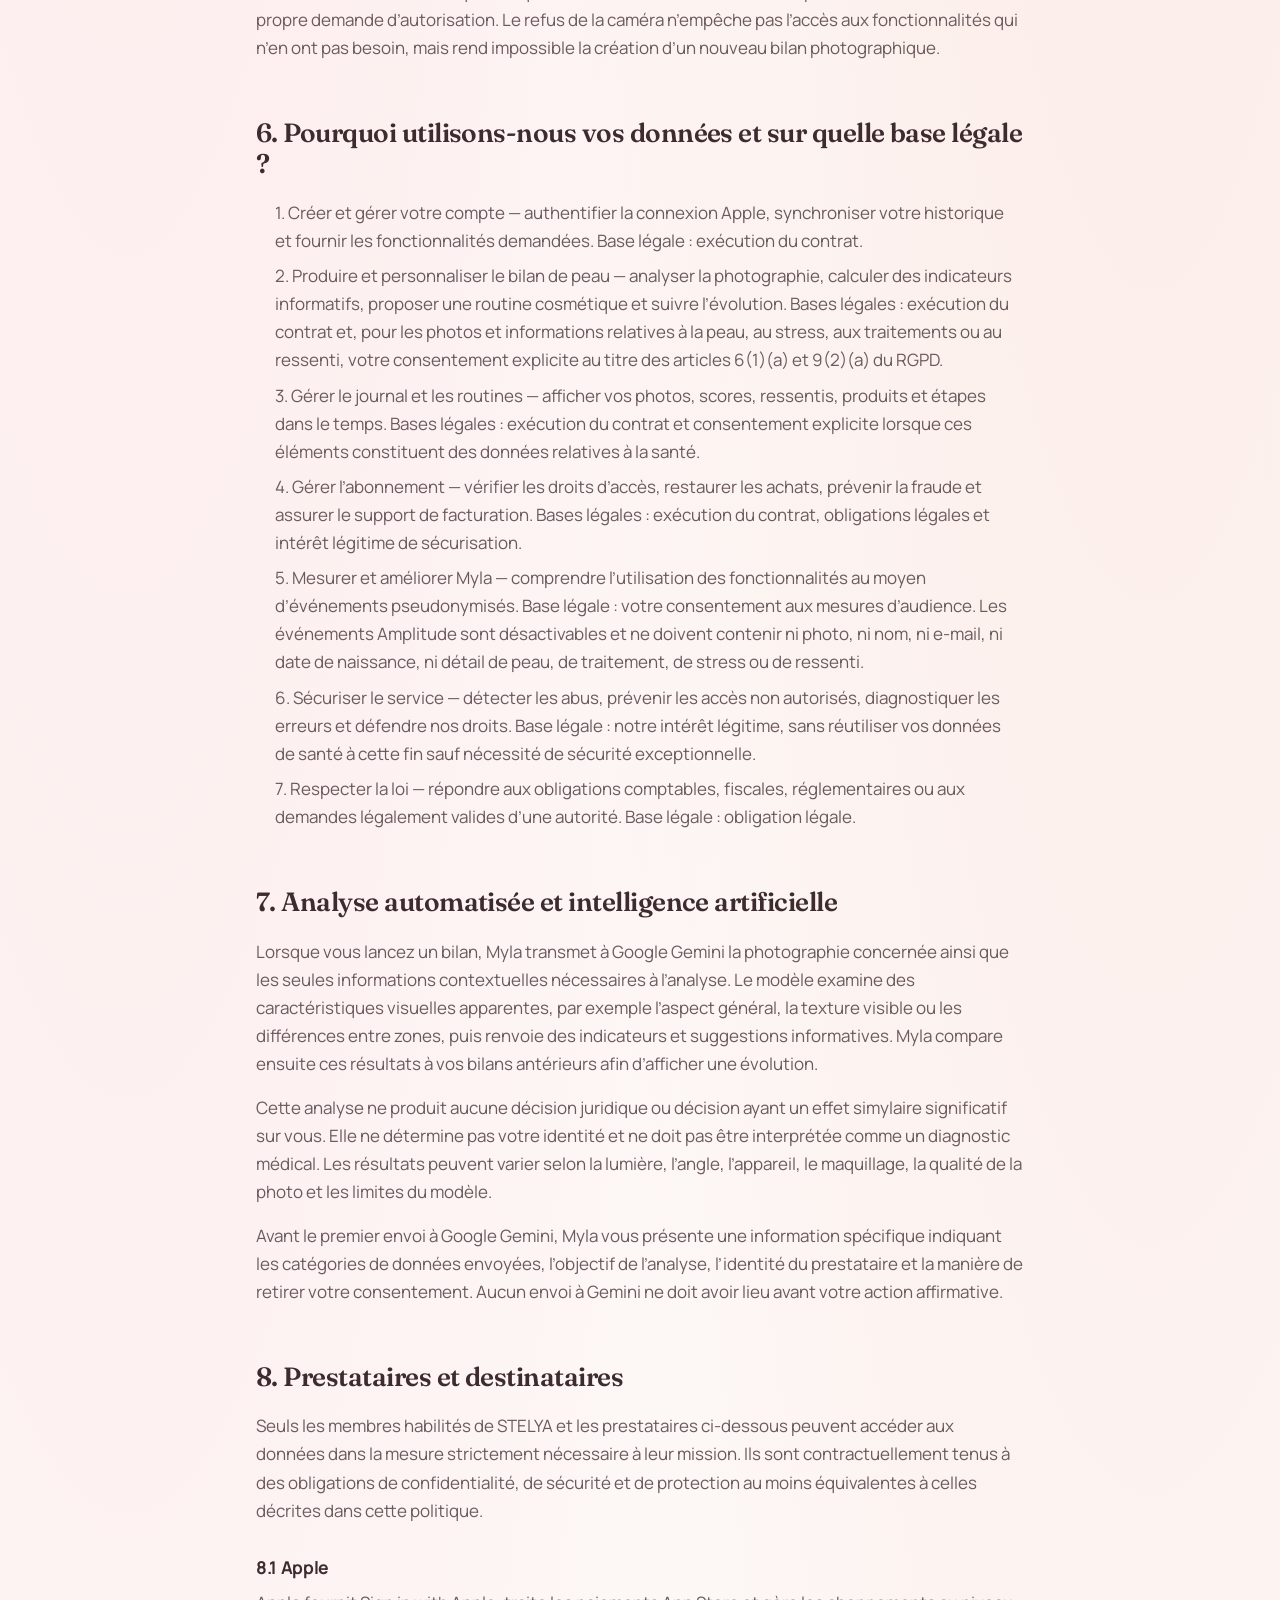
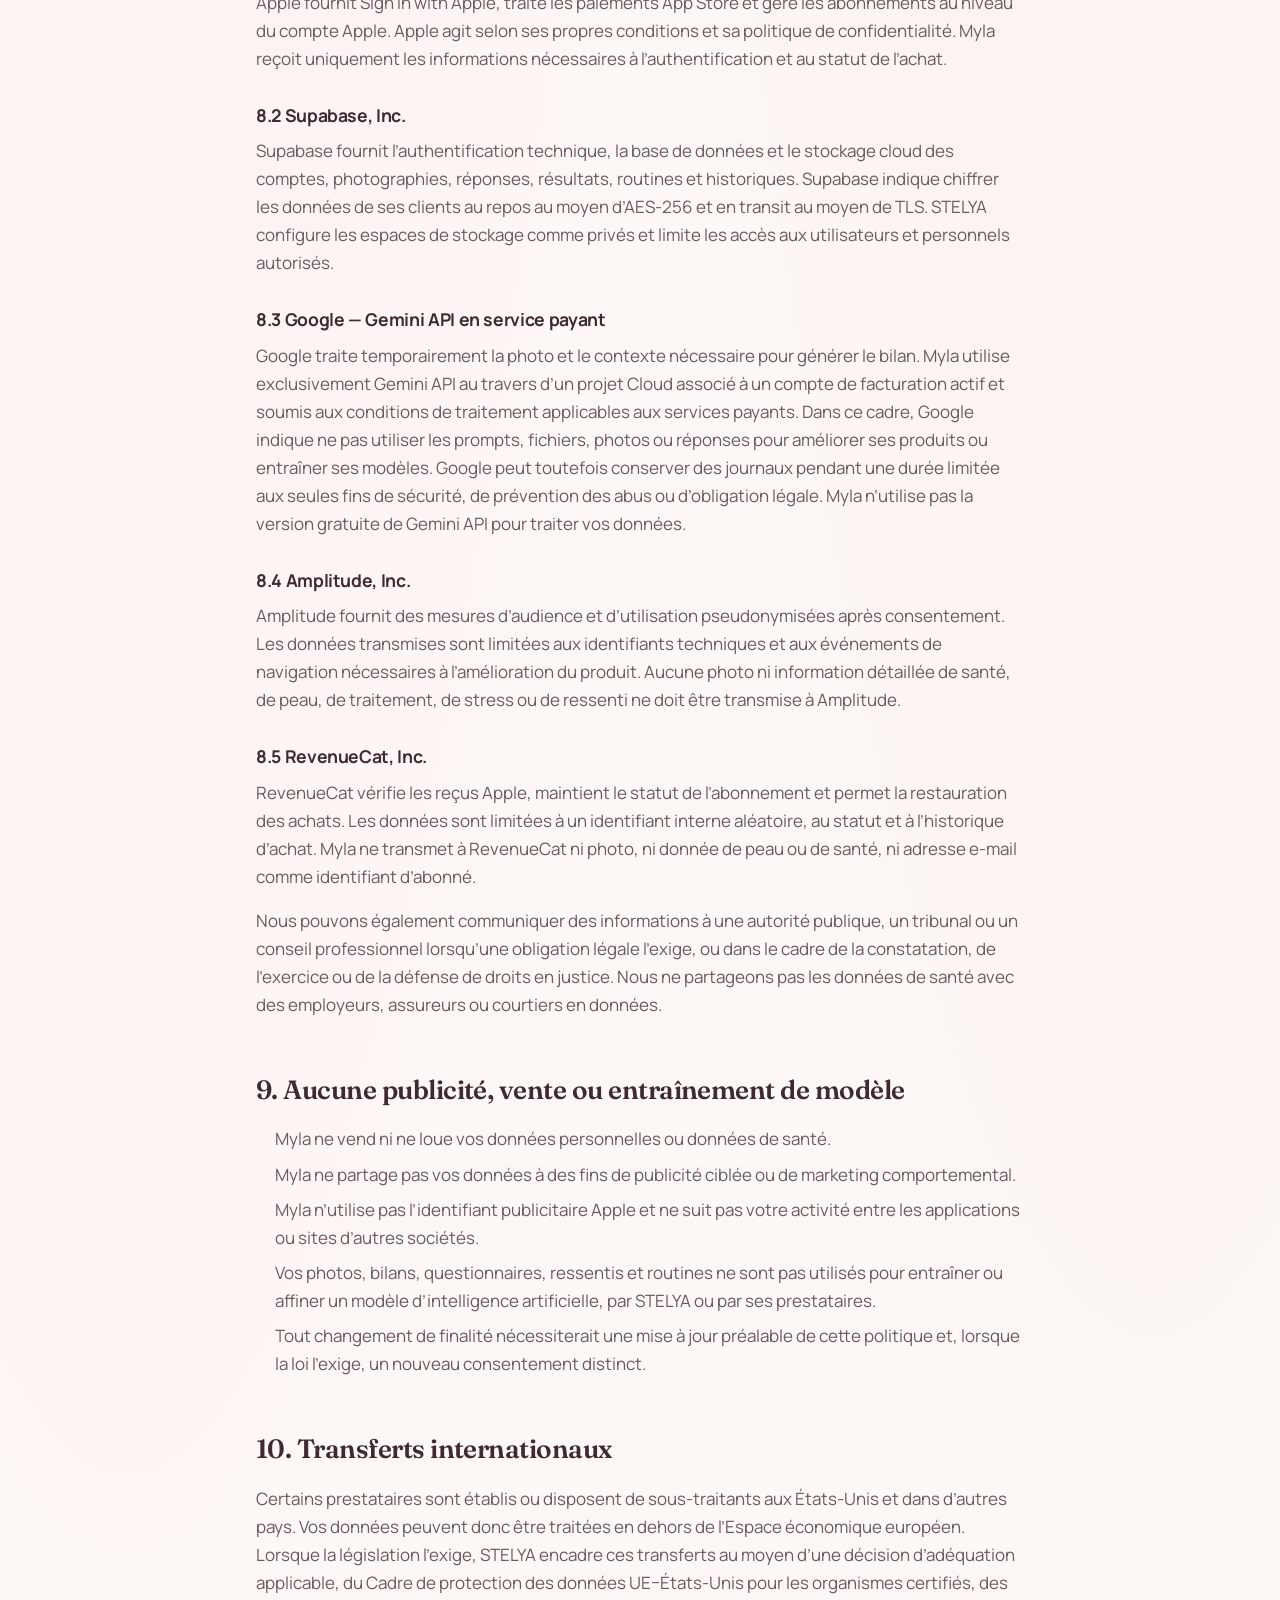
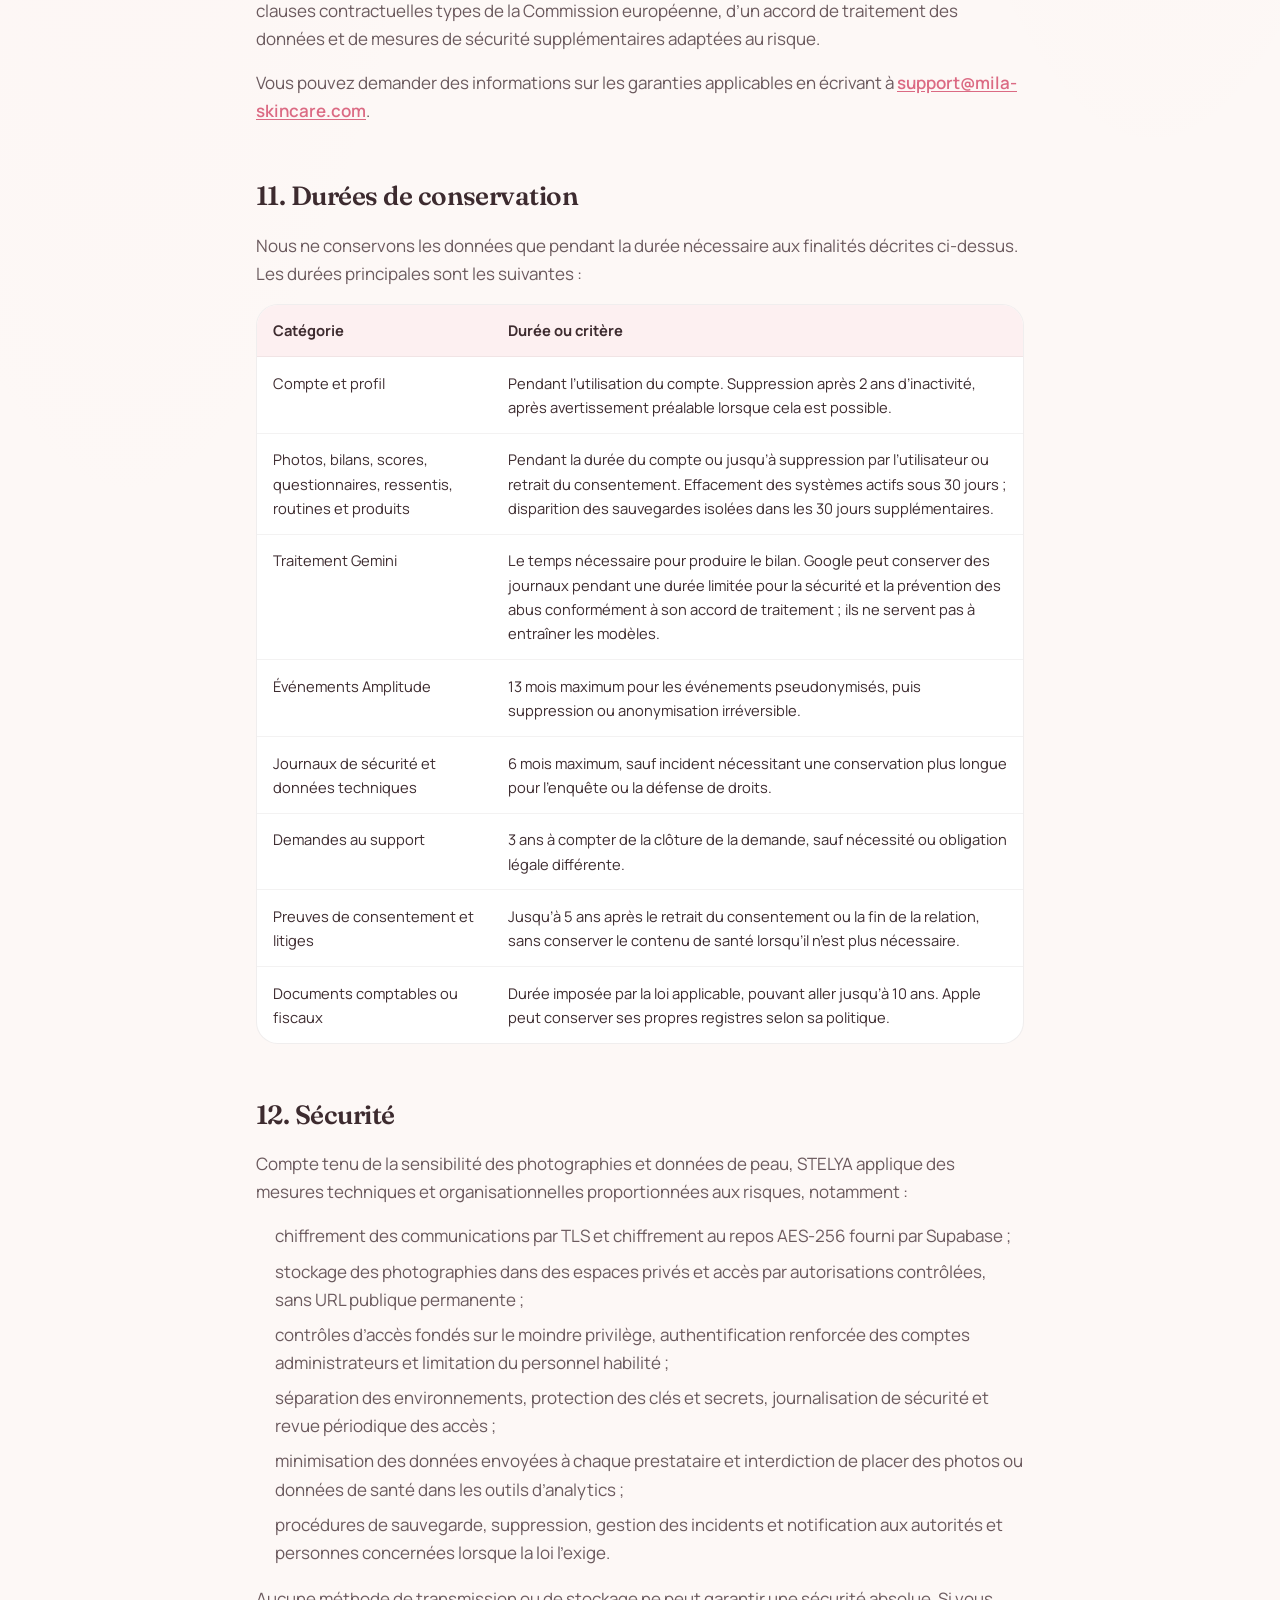
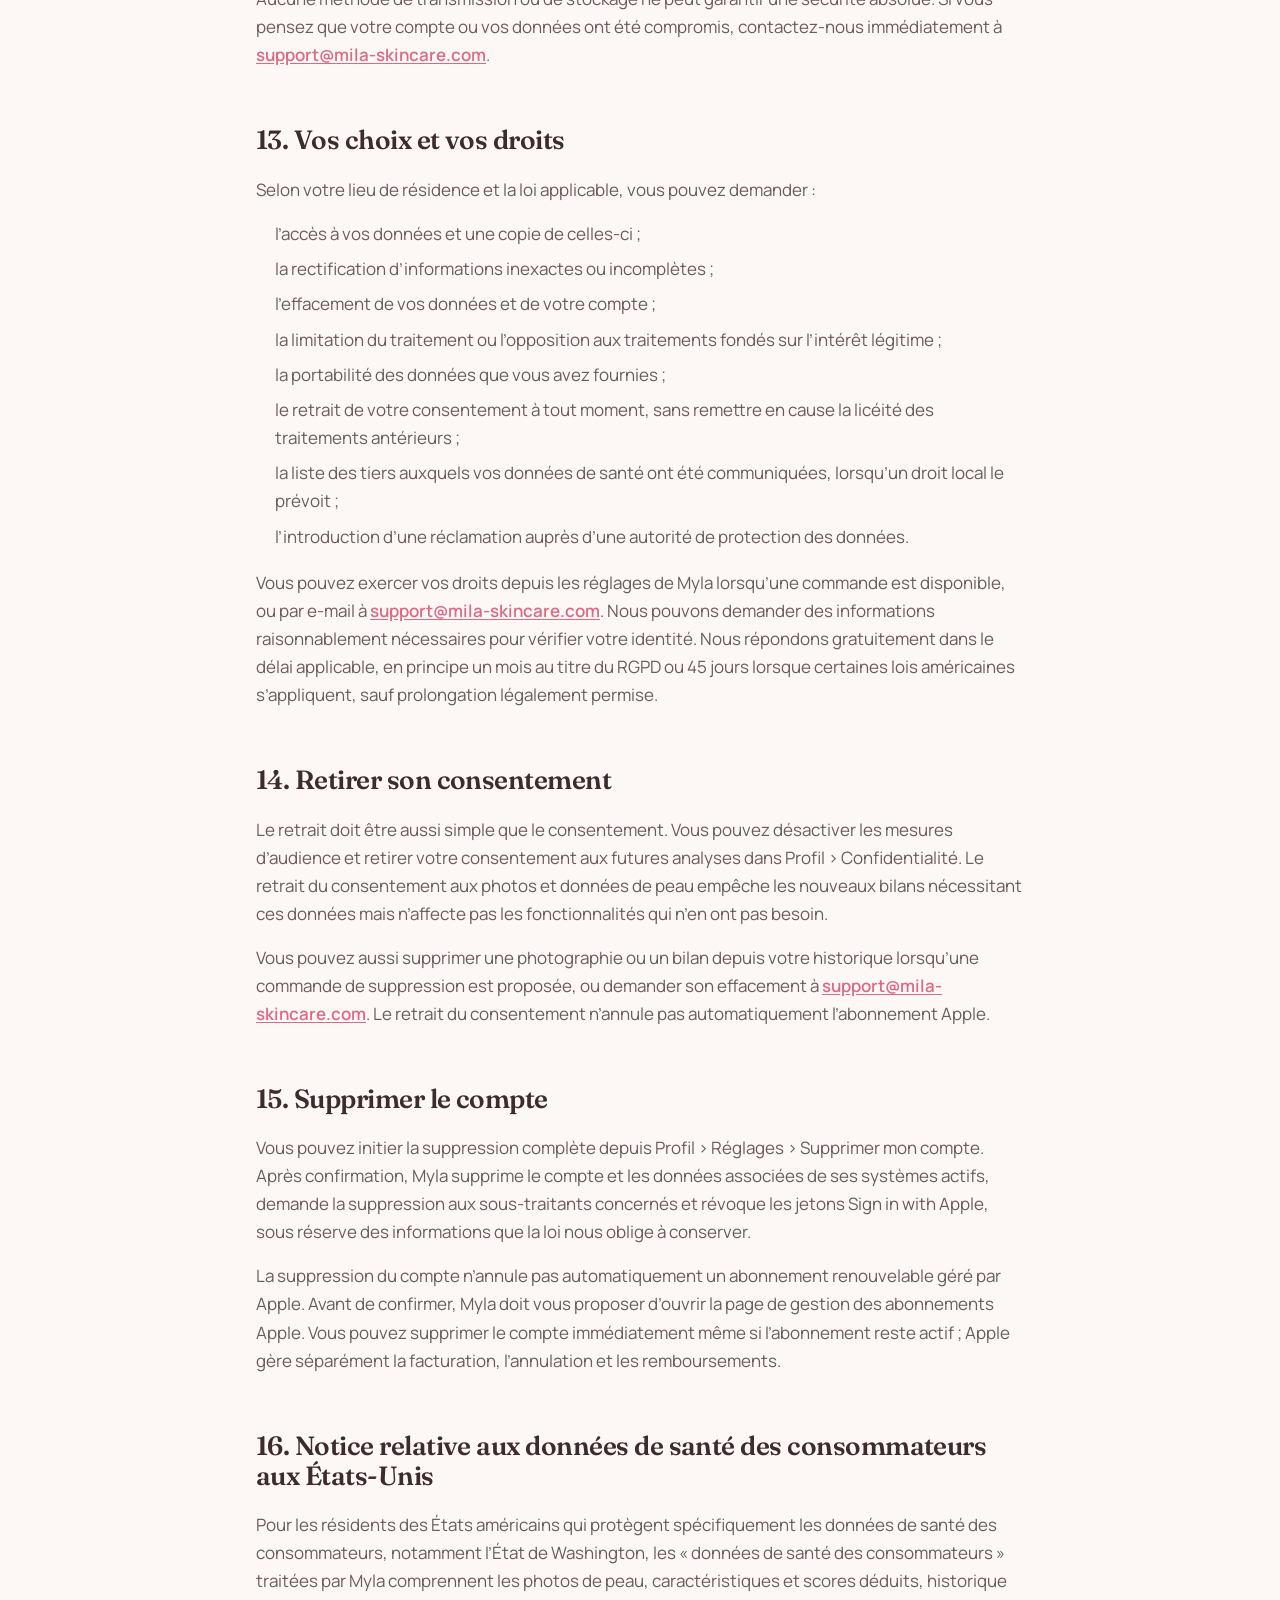
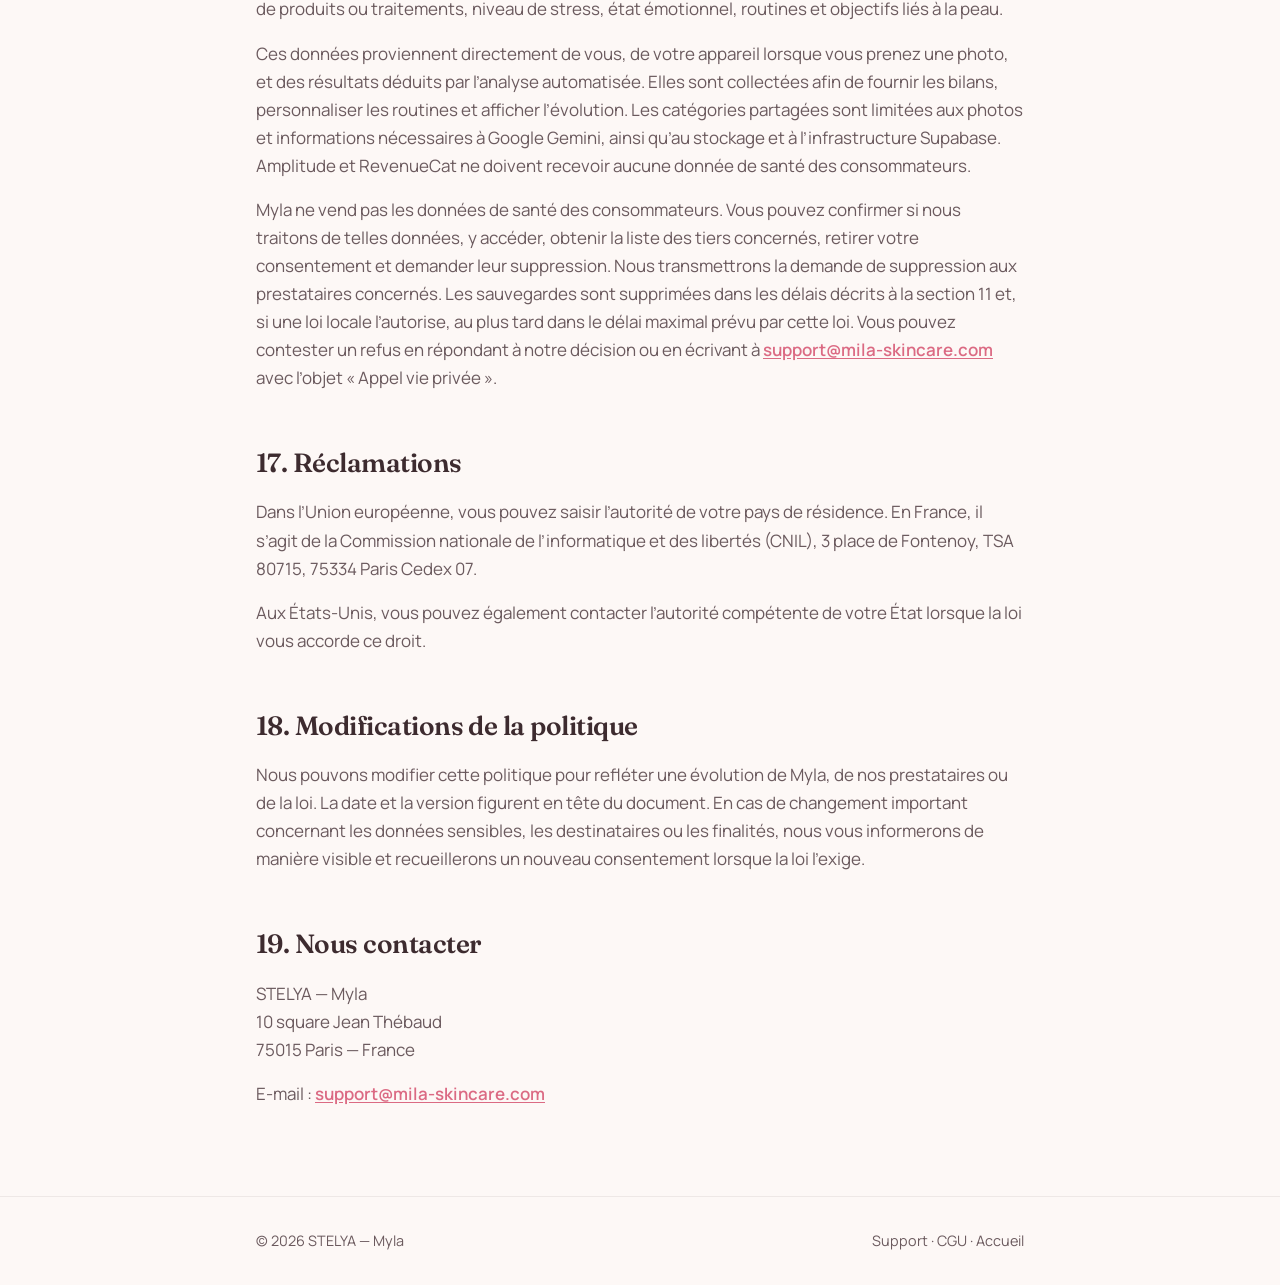
<file: frontend/privacy.html>
<!DOCTYPE html>
<!--
  Myla privacy policy page.
  Hosts the full Politique de confidentialité and links back to the landing page.
-->
<html lang="fr">
  <head>
    <meta charset="UTF-8" />
    <meta name="viewport" content="width=device-width, initial-scale=1.0" />
    <meta
      name="description"
      content="Politique de confidentialité de l’application Myla (STELYA) — Version 1.0."
    />
    <meta name="theme-color" content="#EE725B" />
    <title>Politique de confidentialité — Myla</title>
    <link rel="icon" type="image/png" href="assets/images/logo-myla.png" />
    <link rel="preconnect" href="https://fonts.googleapis.com" />
    <link rel="preconnect" href="https://fonts.gstatic.com" crossorigin />
    <link
      href="https://fonts.googleapis.com/css2?family=Fraunces:opsz,wght@9..144,500;9..144,600;9..144,700&family=Manrope:wght@400;500;600;700&display=swap"
      rel="stylesheet"
    />
    <link rel="stylesheet" href="css/variables.css" />
    <link rel="stylesheet" href="css/base.css" />
    <link rel="stylesheet" href="css/legal.css" />
  </head>
  <body class="legal-page">
    <a class="skip-link" href="#privacy-content">Aller au contenu</a>

    <header class="legal-header">
      <div class="legal-header__inner">
        <a class="brand" href="index.html" aria-label="Myla — accueil">
          <img
            class="brand__mark"
            src="assets/images/logo-myla.png"
            width="36"
            height="36"
            alt=""
          />
          <span class="brand__name">Myla</span>
        </a>
        <a class="legal-header__back" href="index.html">← Retour</a>
      </div>
    </header>

    <main class="legal-main" id="privacy-content">
      <header class="legal-hero">
        <div class="legal-hero__brand">
          <img src="assets/images/logo-myla.png" width="40" height="40" alt="" />
          <span>Myla</span>
        </div>
        <h1>Politique de confidentialité</h1>
      </header>

      <article
        class="legal-article"
        data-legal-root
        data-legal-key="MYLA_PRIVACY"
      >
        <noscript>
          <p>
            Activez JavaScript pour afficher la politique complète, ou contactez
            <a href="mailto:support@mila-skincare.com">support@mila-skincare.com</a>.
          </p>
        </noscript>
      </article>
    </main>

    <footer class="legal-footer">
      <div class="legal-footer__inner">
        <p>© <span data-year></span> STELYA — Myla</p>
        <p>
          <a href="support.html">Support</a>
          ·
          <a href="cgu.html">CGU</a>
          ·
          <a href="index.html">Accueil</a>
        </p>
      </div>
    </footer>

    <script src="js/privacy-data-1.js" defer></script>
    <script src="js/privacy-data-2.js" defer></script>
    <script src="js/privacy-data-3.js" defer></script>
    <script src="js/legal-render.js" defer></script>
    <script src="js/main.js" defer></script>
  </body>
</html>
</file>
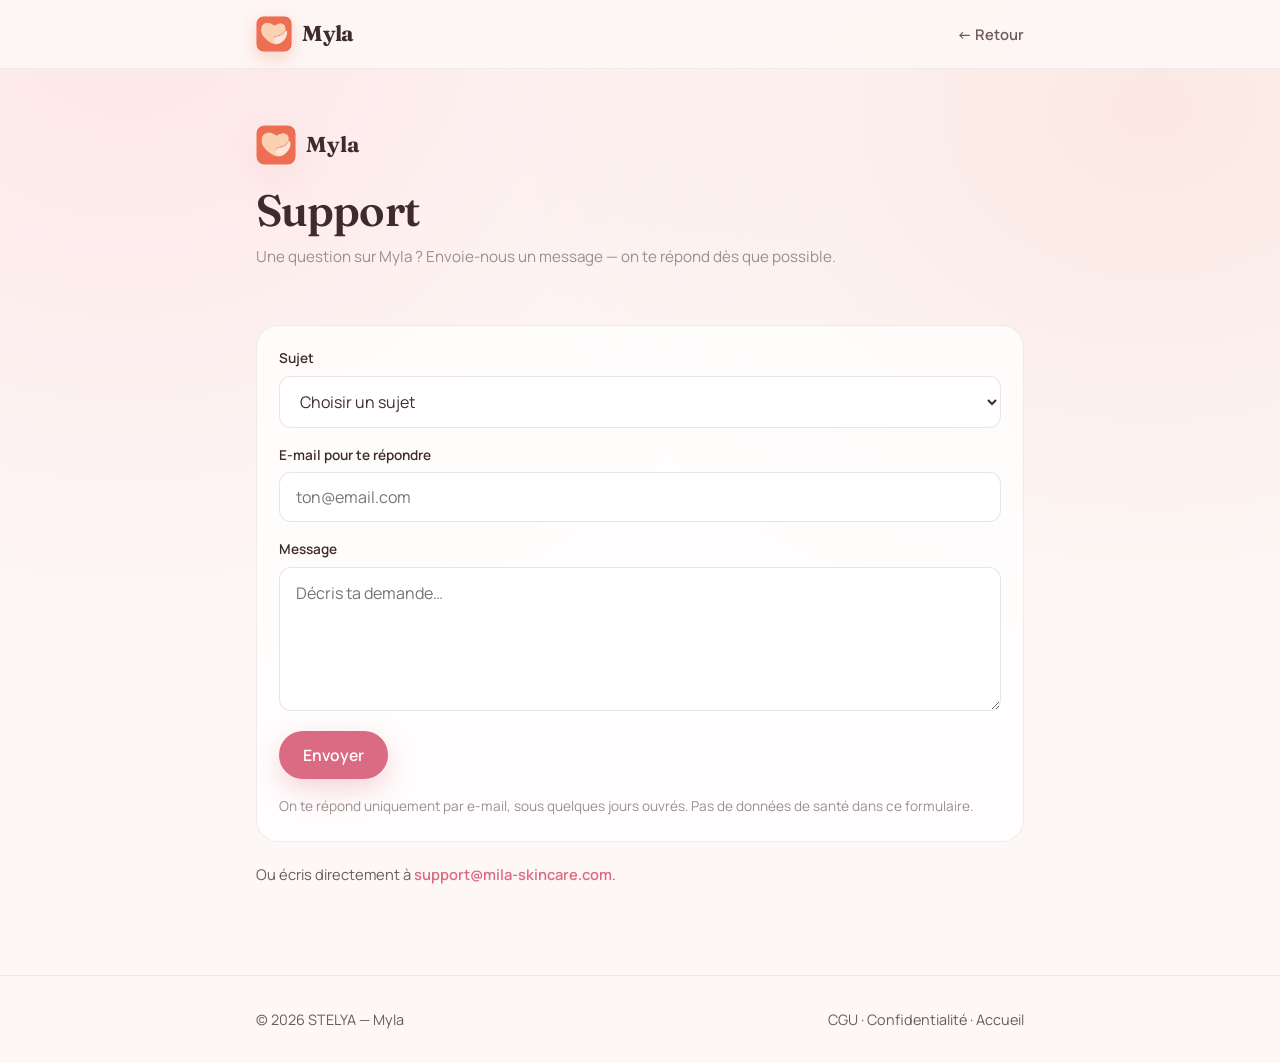
<file: frontend/support.html>
<!DOCTYPE html>
<!--
  Myla support page.
  Contact form for users to reach STELYA support before / after launch.
-->
<html lang="fr">
  <head>
    <meta charset="UTF-8" />
    <meta name="viewport" content="width=device-width, initial-scale=1.0" />
    <meta
      name="description"
      content="Contacte le support Myla pour une question sur l’app, un abonnement ou ton compte."
    />
    <meta name="theme-color" content="#EE725B" />
    <title>Support — Myla</title>
    <link rel="icon" type="image/png" href="assets/images/logo-myla.png" />
    <link rel="preconnect" href="https://fonts.googleapis.com" />
    <link rel="preconnect" href="https://fonts.gstatic.com" crossorigin />
    <link
      href="https://fonts.googleapis.com/css2?family=Fraunces:opsz,wght@9..144,500;9..144,600;9..144,700&family=Manrope:wght@400;500;600;700&display=swap"
      rel="stylesheet"
    />
    <link rel="stylesheet" href="css/variables.css" />
    <link rel="stylesheet" href="css/base.css" />
    <link rel="stylesheet" href="css/components.css" />
    <link rel="stylesheet" href="css/legal.css" />
    <link rel="stylesheet" href="css/support.css" />
  </head>
  <body class="legal-page">
    <a class="skip-link" href="#support-content">Aller au contenu</a>

    <header class="legal-header">
      <div class="legal-header__inner">
        <a class="brand" href="index.html" aria-label="Myla — accueil">
          <img
            class="brand__mark"
            src="assets/images/logo-myla.png"
            width="36"
            height="36"
            alt=""
          />
          <span class="brand__name">Myla</span>
        </a>
        <a class="legal-header__back" href="index.html">← Retour</a>
      </div>
    </header>

    <main class="legal-main" id="support-content">
      <header class="legal-hero">
        <div class="legal-hero__brand">
          <img src="assets/images/logo-myla.png" width="40" height="40" alt="" />
          <span>Myla</span>
        </div>
        <h1>Support</h1>
        <p class="legal__meta">
          Une question sur Myla ? Envoie-nous un message — on te répond dès que
          possible.
        </p>
      </header>

      <div data-support-root></div>
    </main>

    <footer class="legal-footer">
      <div class="legal-footer__inner">
        <p>© <span data-year></span> STELYA — Myla</p>
        <p>
          <a href="cgu.html">CGU</a>
          ·
          <a href="privacy.html">Confidentialité</a>
          ·
          <a href="index.html">Accueil</a>
        </p>
      </div>
    </footer>

    <script src="js/support.js" defer></script>
    <script src="js/main.js" defer></script>
  </body>
</html>
</file>
<file: frontend/css/variables.css>
/*
  Design tokens extracted from Myla logo and app screens.
  Coral #EE725B (logo), blush pinks, warm cream surfaces, charcoal text.
*/

:root {
  /* Brand core — from logo */
  --color-coral: #ee725b;
  --color-coral-deep: #e45f4a;
  --color-peach: #fce0c9;
  --color-peach-soft: #fef1e5;

  /* App UI accents — from screens */
  --color-rose: #db6a83;
  --color-blush: #ffc5cd;
  --color-blush-soft: #fdf0f1;
  --color-pink-mist: #f8d7da;

  /* Surfaces */
  --color-cream: #fdf8f6;
  --color-cream-deep: #faf3f0;
  --color-surface: #ffffff;
  --color-ink: #3d2b2f;
  --color-ink-soft: #6b5a5e;
  --color-muted: #9a8e91;

  /* Gradients */
  --gradient-hero: linear-gradient(
    165deg,
    #fff9f6 0%,
    #fde8e2 38%,
    #f8d4ce 72%,
    #f4c4b8 100%
  );
  --gradient-cta: linear-gradient(180deg, #faf3f0 0%, #fceae9 55%, #f8d7da 100%);
  --gradient-gauge: linear-gradient(135deg, #ee725b 0%, #db6a83 100%);

  /* Typography */
  --font-display: "Fraunces", "Times New Roman", serif;
  --font-body: "Manrope", "Segoe UI", sans-serif;

  /* Spacing & radius */
  --space-xs: 0.5rem;
  --space-sm: 0.75rem;
  --space-md: 1.25rem;
  --space-lg: 2rem;
  --space-xl: 3.5rem;
  --space-2xl: 5.5rem;
  --radius-sm: 12px;
  --radius-md: 22px;
  --radius-lg: 32px;
  --radius-pill: 999px;
  --phone-radius: 36px;

  /* Elevation */
  --shadow-phone: 0 28px 60px rgba(61, 43, 47, 0.14);
  --shadow-soft: 0 12px 40px rgba(238, 114, 91, 0.12);

  /* Layout */
  --max-width: 1120px;
  --header-h: 4.25rem;
  --ease-out: cubic-bezier(0.22, 1, 0.36, 1);
  --duration: 0.55s;
}
</file>
<file: frontend/css/base.css>
/*
  Global resets, typography scale, and accessibility helpers for the Myla landing.
*/

*,
*::before,
*::after {
  box-sizing: border-box;
}

html {
  scroll-behavior: smooth;
}

@media (prefers-reduced-motion: reduce) {
  html {
    scroll-behavior: auto;
  }

  *,
  *::before,
  *::after {
    animation-duration: 0.01ms !important;
    animation-iteration-count: 1 !important;
    transition-duration: 0.01ms !important;
  }
}

body {
  margin: 0;
  min-height: 100vh;
  font-family: var(--font-body);
  font-size: 1.0625rem;
  line-height: 1.65;
  color: var(--color-ink);
  background: var(--color-cream);
  -webkit-font-smoothing: antialiased;
  text-rendering: optimizeLegibility;
}

img {
  max-width: 100%;
  height: auto;
  display: block;
}

a {
  color: inherit;
  text-decoration: none;
}

ul {
  margin: 0;
  padding: 0;
  list-style: none;
}

h1,
h2,
h3,
p {
  margin: 0;
}

h1,
h2,
h3 {
  font-family: var(--font-display);
  font-weight: 600;
  line-height: 1.15;
  letter-spacing: -0.02em;
  color: var(--color-ink);
}

h2 {
  font-size: clamp(2rem, 4vw, 2.75rem);
}

h3 {
  font-size: clamp(1.35rem, 2.4vw, 1.7rem);
}

p {
  color: var(--color-ink-soft);
}

.eyebrow {
  margin: 0 0 var(--space-sm);
  font-family: var(--font-body);
  font-size: 0.75rem;
  font-weight: 600;
  letter-spacing: 0.14em;
  text-transform: uppercase;
  color: var(--color-muted);
}

.visually-hidden {
  position: absolute;
  width: 1px;
  height: 1px;
  padding: 0;
  margin: -1px;
  overflow: hidden;
  clip: rect(0, 0, 0, 0);
  white-space: nowrap;
  border: 0;
}

.skip-link {
  position: absolute;
  left: var(--space-md);
  top: -100px;
  z-index: 1000;
  padding: 0.65rem 1rem;
  border-radius: var(--radius-pill);
  background: var(--color-ink);
  color: #fff;
  font-weight: 600;
}

.skip-link:focus {
  top: var(--space-md);
}

:focus-visible {
  outline: 2px solid var(--color-coral);
  outline-offset: 3px;
}
</file>
<file: frontend/css/layout.css>
/*
  Shared page chrome: sticky header, section shells, promises, CTA, footer.
*/

.site-header {
  position: sticky;
  top: 0;
  z-index: 50;
  height: var(--header-h);
  backdrop-filter: blur(16px);
  background: rgba(253, 248, 246, 0.78);
  border-bottom: 1px solid transparent;
  transition: border-color 0.3s var(--ease-out), background 0.3s var(--ease-out);
}

.site-header.is-scrolled {
  border-bottom-color: rgba(61, 43, 47, 0.06);
  background: rgba(253, 248, 246, 0.92);
}

.site-header__inner,
.section__inner,
.cta__inner,
.site-footer__inner {
  width: min(100% - 2.5rem, var(--max-width));
  margin-inline: auto;
}

.site-header__inner {
  display: flex;
  align-items: center;
  justify-content: space-between;
  height: 100%;
}

.brand {
  display: inline-flex;
  align-items: center;
  gap: 0.65rem;
}

.brand__mark {
  border-radius: 22%;
  box-shadow: 0 6px 16px rgba(238, 114, 91, 0.28);
}

.brand__name {
  font-family: var(--font-display);
  font-size: 1.45rem;
  font-weight: 700;
  letter-spacing: -0.03em;
}

.section {
  padding: var(--space-2xl) 0;
}

.section--features {
  background: var(--color-surface);
}

.section--story {
  background: var(--color-cream);
}

.section--promises {
  background: var(--color-blush-soft);
}

.section__header {
  max-width: 36rem;
  margin-bottom: var(--space-xl);
}

.section__inner--narrow .section__header {
  margin-inline: auto;
  text-align: center;
}

.section__intro {
  margin-top: var(--space-md);
  max-width: 32rem;
}

.section__inner--narrow {
  max-width: 40rem;
}

.pillars {
  display: grid;
  gap: var(--space-lg);
  grid-template-columns: 1fr;
}

.pillar h3 {
  margin: var(--space-sm) 0 0.4rem;
}

.pillar p {
  max-width: 22rem;
}

.promises {
  display: grid;
  gap: 1rem;
  margin-top: var(--space-lg);
}

.promises li {
  display: flex;
  align-items: flex-start;
  gap: 0.85rem;
  font-weight: 500;
  color: var(--color-ink);
}

.cta {
  position: relative;
  padding: var(--space-2xl) 0;
  overflow: clip;
  text-align: center;
}

.cta__atmosphere {
  position: absolute;
  inset: 0;
  background: var(--gradient-cta);
}

.cta__inner {
  position: relative;
  z-index: 1;
  display: grid;
  justify-items: center;
  gap: var(--space-md);
}

.cta__logo {
  border-radius: 26%;
  box-shadow: var(--shadow-soft);
}

.cta p {
  max-width: 28rem;
}

.cta__note {
  font-size: 0.85rem;
  color: var(--color-muted);
}

.site-footer {
  padding: var(--space-xl) 0 var(--space-lg);
  background: var(--color-ink);
  color: rgba(255, 255, 255, 0.72);
}

.site-footer .brand span {
  font-family: var(--font-display);
  font-size: 1.25rem;
  font-weight: 600;
  color: #fff;
}

.site-footer__inner {
  display: grid;
  gap: 0.5rem;
}

.site-footer__tag,
.site-footer__legal,
.site-footer__links {
  color: rgba(255, 255, 255, 0.55);
  font-size: 0.9rem;
}

.site-footer__links a {
  color: rgba(255, 255, 255, 0.82);
  text-decoration: underline;
  text-underline-offset: 3px;
}

.site-footer__links a:hover {
  color: #fff;
}

.site-footer__links span {
  opacity: 0.55;
}

.site-footer img {
  border-radius: 22%;
}

@media (min-width: 768px) {
  .pillars {
    grid-template-columns: repeat(2, 1fr);
    gap: var(--space-xl) var(--space-lg);
  }
}

@media (min-width: 1024px) {
  .pillars {
    grid-template-columns: repeat(4, 1fr);
  }
}
</file>
<file: frontend/css/hero.css>
/*
  Hero composition and story media layout for the Myla landing page.
*/

.hero {
  --hero-band-h: 7.5rem;
  position: relative;
  min-height: calc(100svh - var(--header-h));
  display: grid;
  grid-template-rows: 1fr auto;
  align-items: stretch;
  overflow: clip;
  padding: var(--space-lg) 0 0;
}

.hero__atmosphere {
  position: absolute;
  inset: 0;
  z-index: 0;
  /* Light upper field, darker CTA band reserved at the bottom */
  background: linear-gradient(
    180deg,
    #fff9f6 0%,
    #fdf1ec 52%,
    #f8e0d8 72%,
    #f3cfc4 100%
  );
}

.hero__atmosphere::after {
  content: "";
  position: absolute;
  left: 0;
  right: 0;
  bottom: 0;
  height: var(--hero-band-h);
  background: linear-gradient(
    180deg,
    rgba(243, 207, 196, 0) 0%,
    #f0c4b6 40%,
    #ebb5a6 100%
  );
}

.hero__content,
.hero__stage {
  position: relative;
  z-index: 1;
}

.hero__content {
  width: min(100% - 2.5rem, var(--max-width));
  margin: 0 auto;
  text-align: center;
  justify-self: center;
  display: flex;
  flex-direction: column;
  justify-content: space-between;
  gap: var(--space-md);
  min-height: calc(100svh - var(--header-h) - var(--space-lg));
  padding-bottom: 0;
}

.hero__copy {
  display: flex;
  flex-direction: column;
  align-items: center;
  padding-top: clamp(0.5rem, 4vh, 2rem);
  /* Keep copy above the darker CTA band */
  padding-bottom: calc(var(--hero-band-h) * 0.15);
}

.hero__brand-lockup {
  display: flex;
  flex-direction: column;
  align-items: center;
  gap: 0.85rem;
  margin-bottom: var(--space-md);
}

.hero__logo {
  width: 5.5rem;
  height: 5.5rem;
  border-radius: 28%;
  box-shadow: var(--shadow-soft);
}

.hero__brand {
  font-size: clamp(3.6rem, 10vw, 6.5rem);
  font-weight: 700;
  letter-spacing: -0.04em;
  line-height: 0.95;
}

.hero__headline {
  font-family: var(--font-display);
  font-size: clamp(1.55rem, 3.2vw, 2.15rem);
  font-weight: 500;
  color: var(--color-ink);
  margin-bottom: var(--space-sm);
}

.hero__headline em {
  font-style: italic;
  color: var(--color-rose);
}

.hero__lead {
  max-width: 22rem;
  margin: 0 auto;
  font-size: 1.05rem;
}

.hero__actions {
  display: flex;
  flex-wrap: wrap;
  gap: 0.75rem;
  justify-content: center;
  align-items: center;
  min-height: var(--hero-band-h);
  padding: 1rem 0 1.35rem;
}

.hero__stage {
  display: none;
}

.hero .phone--secondary {
  display: none;
}

.story {
  display: grid;
  gap: var(--space-2xl);
}

.story__row {
  display: grid;
  gap: var(--space-xl);
  align-items: center;
}

.story__copy {
  max-width: 28rem;
}

.story__copy h3 {
  margin-bottom: var(--space-sm);
}

.story__media {
  margin: 0;
  display: flex;
  justify-content: center;
}

@media (min-width: 768px) {
  .story__row {
    grid-template-columns: 1fr 1fr;
  }

  .story__row--reverse .story__copy {
    order: 2;
  }

  .story__row--reverse .story__media {
    order: 1;
  }

  .hero {
    --hero-band-h: 0px;
    grid-template-rows: auto auto;
    padding-top: var(--space-xl);
  }

  .hero__atmosphere {
    background: var(--gradient-hero);
  }

  .hero__atmosphere::after {
    inset: auto -10% -20% -10%;
    height: 45%;
    background: radial-gradient(
      ellipse at 50% 0%,
      rgba(238, 114, 91, 0.22),
      transparent 65%
    );
  }

  .hero__content {
    min-height: 0;
    gap: var(--space-lg);
    margin-bottom: var(--space-lg);
  }

  .hero__copy {
    padding-top: 0;
    padding-bottom: 0;
  }

  .hero__lead {
    max-width: 34rem;
  }

  .hero__actions {
    min-height: 0;
    padding: 0;
  }

  .hero__stage {
    display: grid;
    grid-template-columns: 1fr 1fr;
    align-items: end;
    justify-items: center;
    max-width: var(--max-width);
    margin: 0 auto;
    gap: 1.5rem;
    padding: 0 1.5rem;
    min-height: min(48vh, 480px);
  }

  .hero .phone--secondary {
    display: block;
  }
}

@media (min-width: 1024px) {
  .hero {
    grid-template-columns:
      minmax(1.25rem, 1fr)
      minmax(0, 30rem)
      minmax(0, 34rem)
      minmax(1.25rem, 1fr);
    grid-template-rows: 1fr;
    column-gap: clamp(1.5rem, 3vw, 2.75rem);
    align-items: center;
    padding: var(--space-xl) 0 0;
  }

  .hero__atmosphere {
    grid-column: 1 / -1;
    grid-row: 1;
  }

  .hero__content {
    grid-column: 2;
    grid-row: 1;
    text-align: left;
    margin: 0;
    width: 100%;
    max-width: none;
    justify-self: stretch;
    justify-content: center;
    gap: var(--space-lg);
  }

  .hero__copy {
    align-items: flex-start;
  }

  .hero__brand-lockup {
    align-items: flex-start;
  }

  .hero__lead {
    margin-left: 0;
  }

  .hero__actions {
    justify-content: flex-start;
  }

  .hero__stage {
    grid-column: 3;
    grid-row: 1;
    width: 100%;
    min-height: 640px;
    margin: 0;
    padding: 0;
    justify-self: stretch;
  }
}
</file>
<file: frontend/css/components.css>
/*
  Reusable UI pieces: navigation, buttons, phone frames, pillar icons, checks.
*/

.nav {
  display: flex;
  align-items: center;
}

.nav__list {
  display: none;
  gap: 1.35rem;
  align-items: center;
}

.nav__list a:not(.btn) {
  font-size: 0.95rem;
  font-weight: 500;
  color: var(--color-ink-soft);
  transition: color 0.2s var(--ease-out);
}

.nav__list a:not(.btn):hover {
  color: var(--color-ink);
}

.nav__toggle {
  width: 2.75rem;
  height: 2.75rem;
  border: 0;
  border-radius: var(--radius-pill);
  background: var(--color-blush-soft);
  display: inline-flex;
  align-items: center;
  justify-content: center;
  cursor: pointer;
}

.nav__toggle-bar,
.nav__toggle-bar::before,
.nav__toggle-bar::after {
  display: block;
  width: 1.1rem;
  height: 2px;
  background: var(--color-ink);
  border-radius: 2px;
  transition: transform 0.25s var(--ease-out);
}

.nav__toggle-bar {
  position: relative;
}

.nav__toggle-bar::before,
.nav__toggle-bar::after {
  content: "";
  position: absolute;
  left: 0;
}

.nav__toggle-bar::before {
  top: -6px;
}

.nav__toggle-bar::after {
  top: 6px;
}

.nav.is-open .nav__toggle-bar {
  background: transparent;
}

.nav.is-open .nav__toggle-bar::before {
  top: 0;
  transform: rotate(45deg);
}

.nav.is-open .nav__toggle-bar::after {
  top: 0;
  transform: rotate(-45deg);
}

.nav.is-open .nav__list {
  display: flex;
  position: absolute;
  top: var(--header-h);
  left: 0;
  right: 0;
  flex-direction: column;
  align-items: stretch;
  gap: 0;
  padding: 1rem 1.25rem 1.25rem;
  background: rgba(253, 248, 246, 0.97);
  border-bottom: 1px solid rgba(61, 43, 47, 0.06);
  box-shadow: 0 18px 40px rgba(61, 43, 47, 0.08);
}

.nav.is-open .nav__list li {
  border-bottom: 1px solid rgba(61, 43, 47, 0.05);
}

.nav.is-open .nav__list a {
  display: block;
  padding: 0.95rem 0.25rem;
}

.nav.is-open .nav__list .btn {
  margin-top: 0.5rem;
  text-align: center;
}

.btn {
  display: inline-flex;
  align-items: center;
  justify-content: center;
  gap: 0.4rem;
  min-height: 3rem;
  padding: 0.7rem 1.45rem;
  border-radius: var(--radius-pill);
  font-family: var(--font-body);
  font-size: 0.98rem;
  font-weight: 600;
  border: 1.5px solid transparent;
  cursor: pointer;
  transition:
    transform 0.25s var(--ease-out),
    background 0.25s var(--ease-out),
    box-shadow 0.25s var(--ease-out);
}

.btn:hover {
  transform: translateY(-1px);
}

.btn--primary {
  background: var(--color-rose);
  color: #fff;
  box-shadow: 0 10px 28px rgba(219, 106, 131, 0.28);
}

.btn--primary:hover {
  background: #d15a75;
}

.btn--ghost {
  background: rgba(255, 255, 255, 0.55);
  border-color: rgba(61, 43, 47, 0.1);
  color: var(--color-ink);
}

.btn--ghost:hover {
  background: #fff;
}

.btn--small {
  min-height: 2.4rem;
  padding: 0.45rem 1.1rem;
  font-size: 0.9rem;
}

.btn--large {
  min-height: 3.4rem;
  padding: 0.9rem 1.8rem;
  font-size: 1.05rem;
}

.pillar__icon {
  width: 3rem;
  height: 3rem;
  display: inline-flex;
  align-items: center;
  justify-content: center;
  border-radius: 1rem;
  background: var(--color-blush-soft);
  color: var(--color-rose);
}

.pillar__icon svg {
  width: 1.35rem;
  height: 1.35rem;
}

.promises__check {
  flex: 0 0 auto;
  width: 1.55rem;
  height: 1.55rem;
  display: inline-flex;
  align-items: center;
  justify-content: center;
  border-radius: 50%;
  background: rgba(219, 106, 131, 0.12);
  color: var(--color-rose);
  font-size: 0.8rem;
  font-weight: 700;
}

/* Phone frames for app screenshots */
.phone {
  width: min(100%, 280px);
  border-radius: var(--phone-radius);
  background: #1c1416;
  padding: 10px;
  box-shadow: var(--shadow-phone);
}

.phone img {
  width: 100%;
  border-radius: calc(var(--phone-radius) - 8px);
  background: var(--color-cream);
}

.phone--primary {
  width: min(100%, 300px);
  transform: translateY(12%);
}

.phone--secondary {
  width: min(100%, 260px);
  transform: translateY(22%) rotate(4deg);
  opacity: 0.96;
}

.phone--solo {
  width: min(100%, 290px);
}

@media (min-width: 768px) {
  .nav__toggle {
    display: none;
  }

  .nav__list {
    display: flex;
  }
}

@media (min-width: 1024px) {
  .phone--primary {
    width: 310px;
    justify-self: end;
    transform: translateY(8%) rotate(-3deg);
  }

  .phone--secondary {
    width: 270px;
    justify-self: start;
    transform: translateY(18%) rotate(5deg);
  }
}
</file>
<file: frontend/css/animations.css>
/*
  Intentional motion: reveal-on-scroll, hero float, soft atmosphere drift.
*/

.reveal {
  opacity: 0;
  transform: translateY(22px);
  transition:
    opacity var(--duration) var(--ease-out),
    transform var(--duration) var(--ease-out);
}

.reveal.is-visible {
  opacity: 1;
  transform: translateY(0);
}

.hero__logo {
  animation: logo-pop 0.9s var(--ease-out) both;
}

.hero__brand {
  animation: brand-rise 1s var(--ease-out) 0.08s both;
}

.hero__fade {
  animation: brand-rise 0.9s var(--ease-out) 0.2s both;
}

.hero__actions.hero__fade {
  animation-delay: 0.32s;
}

.hero .phone--primary {
  animation: phone-float 7s ease-in-out infinite;
}

.hero .phone--secondary {
  animation: phone-float 8.5s ease-in-out 0.6s infinite;
}

.hero__atmosphere {
  animation: atmosphere-shift 14s ease-in-out infinite alternate;
  background-size: 120% 120%;
}

@keyframes logo-pop {
  from {
    opacity: 0;
    transform: scale(0.86) translateY(10px);
  }
  to {
    opacity: 1;
    transform: scale(1) translateY(0);
  }
}

@keyframes brand-rise {
  from {
    opacity: 0;
    transform: translateY(18px);
  }
  to {
    opacity: 1;
    transform: translateY(0);
  }
}

@keyframes phone-float {
  0%,
  100% {
    translate: 0 0;
  }
  50% {
    translate: 0 -12px;
  }
}

@keyframes atmosphere-shift {
  from {
    filter: hue-rotate(0deg) saturate(1);
  }
  to {
    filter: hue-rotate(8deg) saturate(1.05);
  }
}

@media (prefers-reduced-motion: reduce) {
  .hero__logo,
  .hero__brand,
  .hero__fade,
  .hero .phone--primary,
  .hero .phone--secondary,
  .hero__atmosphere {
    animation: none;
  }

  .reveal {
    opacity: 1;
    transform: none;
    transition: none;
  }
}
</file>
<file: frontend/css/waitlist.css>
/*
  Waitlist form styles for the pre-launch CTA band.
*/

.waitlist {
  position: relative;
  width: min(100%, 28rem);
  display: grid;
  gap: 0.65rem;
  justify-items: center;
}

.waitlist__platforms {
  display: flex;
  flex-wrap: wrap;
  gap: 0.5rem;
  margin: 0;
  padding: 0;
  border: 0;
  justify-content: center;
}

.waitlist__choice {
  display: inline-flex;
  align-items: center;
  gap: 0.4rem;
  min-height: 2.4rem;
  padding: 0.35rem 0.95rem;
  border-radius: var(--radius-pill);
  background: rgba(255, 255, 255, 0.7);
  border: 1.5px solid rgba(61, 43, 47, 0.1);
  font-size: 0.92rem;
  font-weight: 600;
  color: var(--color-ink-soft);
  cursor: pointer;
}

.waitlist__choice:has(input:checked) {
  border-color: rgba(219, 106, 131, 0.45);
  background: rgba(255, 255, 255, 0.95);
  color: var(--color-ink);
}

.waitlist__choice input {
  accent-color: var(--color-rose);
}

.waitlist__row {
  width: 100%;
  display: flex;
  flex-wrap: wrap;
  gap: 0.65rem;
  justify-content: center;
}

.waitlist__input {
  flex: 1 1 12rem;
  min-height: 3.2rem;
  padding: 0.75rem 1.15rem;
  border-radius: var(--radius-pill);
  border: 1.5px solid rgba(61, 43, 47, 0.12);
  background: rgba(255, 255, 255, 0.88);
  color: var(--color-ink);
  font-family: var(--font-body);
  font-size: 1rem;
  outline: none;
  transition: border-color 0.2s var(--ease-out), box-shadow 0.2s var(--ease-out);
}

.waitlist__input::placeholder {
  color: var(--color-muted);
}

.waitlist__input:focus {
  border-color: var(--color-rose);
  box-shadow: 0 0 0 3px rgba(219, 106, 131, 0.18);
}

.waitlist__row .btn {
  flex: 0 1 auto;
  min-height: 3.2rem;
}

.waitlist__row .btn:disabled {
  opacity: 0.65;
  cursor: wait;
  transform: none;
}

.waitlist__honey {
  position: absolute;
  left: -9999px;
  width: 1px;
  height: 1px;
  opacity: 0;
  pointer-events: none;
}

.waitlist__hint,
.waitlist__status {
  margin: 0;
  font-size: 0.85rem;
  color: var(--color-muted);
  text-align: center;
}

.waitlist__status[data-kind="ok"] {
  color: #2f6b4f;
  font-weight: 600;
}

.waitlist__status[data-kind="error"] {
  color: #a33b3b;
  font-weight: 600;
}

.waitlist__status[data-kind="pending"] {
  color: var(--color-ink-soft);
}
</file>
<file: frontend/css/legal.css>
/*
  Styles for Myla legal pages (privacy policy and simylar long-form documents).
*/

.legal-page {
  min-height: 100vh;
  background:
    radial-gradient(ellipse at 10% 0%, rgba(255, 197, 205, 0.35), transparent 45%),
    radial-gradient(ellipse at 90% 10%, rgba(238, 114, 91, 0.12), transparent 40%),
    var(--color-cream);
}

.legal-header {
  position: sticky;
  top: 0;
  z-index: 20;
  backdrop-filter: blur(14px);
  background: rgba(253, 248, 246, 0.9);
  border-bottom: 1px solid rgba(61, 43, 47, 0.06);
}

.legal-header__inner {
  width: min(100% - 2.5rem, 48rem);
  margin-inline: auto;
  min-height: var(--header-h);
  display: flex;
  align-items: center;
  justify-content: space-between;
  gap: 1rem;
}

.legal-header .brand {
  display: inline-flex;
  align-items: center;
  gap: 0.65rem;
}

.legal-header .brand__mark {
  border-radius: 22%;
  box-shadow: 0 6px 16px rgba(238, 114, 91, 0.28);
}

.legal-header .brand__name {
  font-family: var(--font-display);
  font-size: 1.35rem;
  font-weight: 700;
  letter-spacing: -0.03em;
}

.legal-header__back {
  font-size: 0.92rem;
  font-weight: 600;
  color: var(--color-ink-soft);
}

.legal-header__back:hover {
  color: var(--color-rose);
}

.legal-main {
  width: min(100% - 2.5rem, 48rem);
  margin: var(--space-xl) auto var(--space-2xl);
}

.legal-hero {
  margin-bottom: var(--space-xl);
}

.legal-hero__brand {
  display: inline-flex;
  align-items: center;
  gap: 0.65rem;
  margin-bottom: var(--space-md);
}

.legal-hero__brand img {
  width: 2.5rem;
  height: 2.5rem;
  border-radius: 22%;
  box-shadow: var(--shadow-soft);
}

.legal-hero__brand span {
  font-family: var(--font-display);
  font-size: 1.35rem;
  font-weight: 700;
}

.legal-hero h1 {
  font-size: clamp(2rem, 5vw, 2.75rem);
  margin-bottom: 0.5rem;
}

.legal__meta {
  color: var(--color-muted);
  font-size: 0.95rem;
}

.legal__callout {
  margin: var(--space-lg) 0;
  padding: 1.25rem 1.35rem;
  border-radius: var(--radius-md);
  background: var(--color-blush-soft);
  border: 1px solid rgba(219, 106, 131, 0.18);
}

.legal__callout-title {
  font-family: var(--font-display);
  font-size: 1.15rem;
  font-weight: 600;
  color: var(--color-ink);
  margin-bottom: 0.45rem;
}

.legal-article h2 {
  margin: var(--space-xl) 0 var(--space-md);
  font-size: clamp(1.35rem, 2.5vw, 1.65rem);
}

.legal-article h3 {
  margin: var(--space-lg) 0 var(--space-sm);
  font-size: 1.1rem;
  font-family: var(--font-body);
  font-weight: 700;
}

.legal-article p {
  margin: 0 0 1rem;
}

.legal-article ul,
.legal-article ol {
  margin: 0 0 1.15rem;
  padding-left: 1.2rem;
  color: var(--color-ink-soft);
}

.legal-article li {
  margin-bottom: 0.45rem;
}

.legal-article a {
  color: var(--color-rose);
  font-weight: 600;
  text-decoration: underline;
  text-underline-offset: 2px;
}

.legal__table-wrap {
  overflow-x: auto;
  margin: 0 0 1.25rem;
  border-radius: var(--radius-md);
  border: 1px solid rgba(61, 43, 47, 0.08);
  background: var(--color-surface);
}

.legal__table {
  width: 100%;
  border-collapse: collapse;
  font-size: 0.92rem;
}

.legal__table th,
.legal__table td {
  padding: 0.85rem 1rem;
  text-align: left;
  vertical-align: top;
  border-bottom: 1px solid rgba(61, 43, 47, 0.06);
}

.legal__table th {
  background: var(--color-blush-soft);
  color: var(--color-ink);
  font-weight: 700;
}

.legal__table tr:last-child td {
  border-bottom: 0;
}

.legal-footer {
  border-top: 1px solid rgba(61, 43, 47, 0.08);
  padding: var(--space-lg) 0;
}

.legal-footer__inner {
  width: min(100% - 2.5rem, 48rem);
  margin-inline: auto;
  display: flex;
  flex-wrap: wrap;
  gap: 0.75rem 1.5rem;
  justify-content: space-between;
  color: var(--color-muted);
  font-size: 0.9rem;
}
</file>
<file: frontend/css/support.css>
/*
  Styles for the Myla support contact form page.
*/

.support-form {
  position: relative;
  display: grid;
  gap: 1rem;
  margin-top: var(--space-lg);
  padding: 1.35rem 1.35rem 1.5rem;
  border-radius: var(--radius-md);
  background: rgba(255, 255, 255, 0.72);
  border: 1px solid rgba(61, 43, 47, 0.08);
}

.support-form__field {
  display: grid;
  gap: 0.4rem;
}

.support-form__label {
  font-size: 0.85rem;
  font-weight: 600;
  color: var(--color-ink);
}

.support-form__input,
.support-form__select,
.support-form__textarea {
  width: 100%;
  padding: 0.8rem 1rem;
  border-radius: var(--radius-sm);
  border: 1.5px solid rgba(61, 43, 47, 0.12);
  background: #fff;
  color: var(--color-ink);
  font-family: var(--font-body);
  font-size: 1rem;
  outline: none;
  transition: border-color 0.2s var(--ease-out), box-shadow 0.2s var(--ease-out);
}

.support-form__textarea {
  min-height: 9rem;
  resize: vertical;
  line-height: 1.5;
}

.support-form__input:focus,
.support-form__select:focus,
.support-form__textarea:focus {
  border-color: var(--color-rose);
  box-shadow: 0 0 0 3px rgba(219, 106, 131, 0.18);
}

.support-form__actions {
  display: flex;
  flex-wrap: wrap;
  gap: 0.75rem;
  align-items: center;
  margin-top: 0.25rem;
}

.support-form__actions .btn:disabled {
  opacity: 0.65;
  cursor: wait;
  transform: none;
}

.support-form__honey {
  position: absolute;
  left: -9999px;
  width: 1px;
  height: 1px;
  opacity: 0;
  pointer-events: none;
}

.support-form__hint,
.support-form__status {
  margin: 0;
  font-size: 0.85rem;
  color: var(--color-muted);
}

.support-form__status[data-kind="ok"] {
  color: #2f6b4f;
  font-weight: 600;
}

.support-form__status[data-kind="error"] {
  color: #a33b3b;
  font-weight: 600;
}

.support-form__status[data-kind="pending"] {
  color: var(--color-ink-soft);
}

.support-form__alt {
  margin-top: var(--space-md);
  font-size: 0.92rem;
  color: var(--color-ink-soft);
}

.support-form__alt a {
  color: var(--color-rose);
  font-weight: 600;
}
</file>
